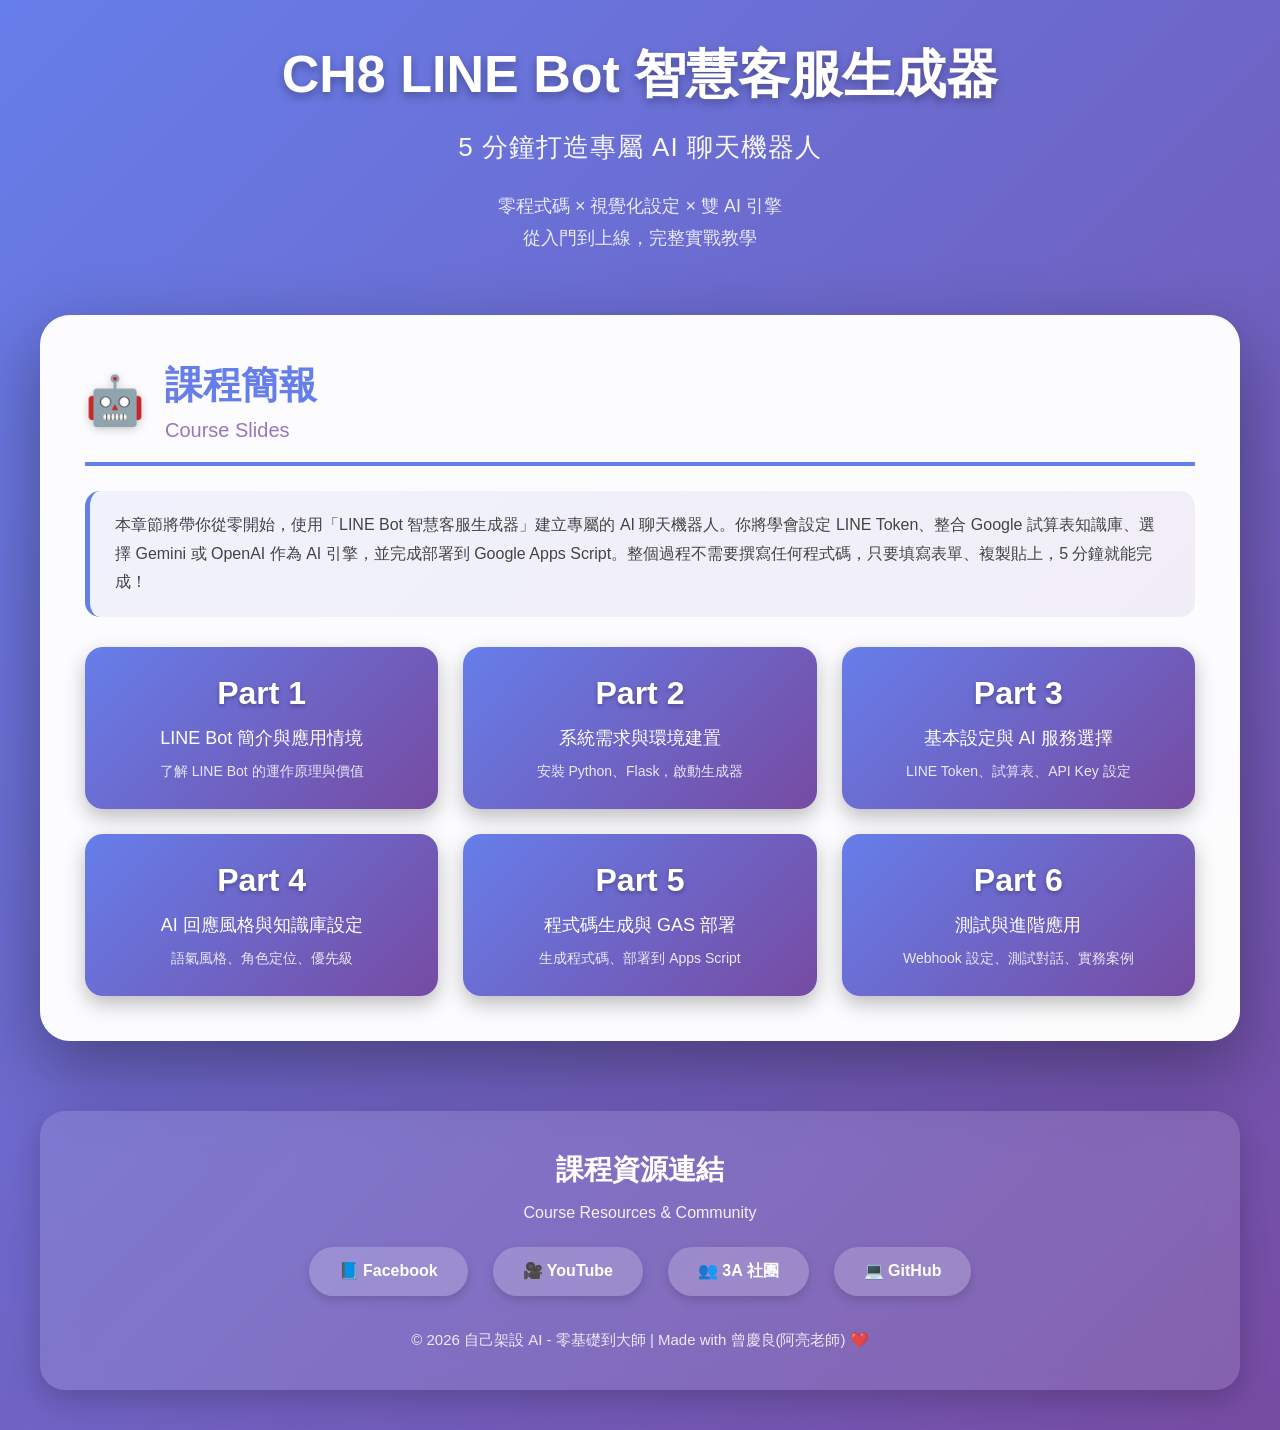
<file: slides/index.html>
<!DOCTYPE html>
<html lang="zh-TW">
<head>
    <meta charset="UTF-8">
    <meta name="viewport" content="width=device-width, initial-scale=1.0">
    <title>CH8 LINE Bot 智慧客服生成器 - 課程簡報</title>
    <style>
        * {
            margin: 0;
            padding: 0;
            box-sizing: border-box;
        }

        body {
            font-family: 'Microsoft JhengHei', 'Segoe UI', Arial, sans-serif;
            background: linear-gradient(135deg, #667eea 0%, #764ba2 100%);
            min-height: 100vh;
            padding: 40px 20px;
        }

        .container {
            max-width: 1200px;
            margin: 0 auto;
        }

        .header {
            text-align: center;
            color: white;
            margin-bottom: 60px;
            animation: fadeInDown 1s ease;
        }

        .header h1 {
            font-size: 52px;
            margin-bottom: 20px;
            text-shadow: 0 4px 8px rgba(0, 0, 0, 0.3);
            font-weight: 800;
        }

        .header p {
            font-size: 26px;
            opacity: 0.95;
            font-weight: 300;
            letter-spacing: 1px;
        }

        .header .course-info {
            margin-top: 25px;
            font-size: 18px;
            opacity: 0.85;
            line-height: 1.8;
        }

        .main-section {
            background: rgba(255, 255, 255, 0.98);
            border-radius: 30px;
            padding: 45px;
            margin-bottom: 50px;
            box-shadow: 0 25px 70px rgba(0, 0, 0, 0.35);
            animation: fadeInUp 1s ease;
            transition: transform 0.3s ease, box-shadow 0.3s ease;
        }

        .main-section:hover {
            transform: translateY(-5px);
            box-shadow: 0 30px 80px rgba(0, 0, 0, 0.45);
        }

        .section-header {
            display: flex;
            align-items: center;
            gap: 20px;
            margin-bottom: 25px;
            padding-bottom: 20px;
            border-bottom: 4px solid #667eea;
        }

        .section-icon {
            font-size: 48px;
            filter: drop-shadow(0 2px 4px rgba(0, 0, 0, 0.2));
        }

        .section-info {
            flex: 1;
        }

        .section-title {
            font-size: 38px;
            margin-bottom: 8px;
            font-weight: 700;
            color: #667eea;
        }

        .section-subtitle {
            font-size: 20px;
            opacity: 0.75;
            font-weight: 400;
            color: #764ba2;
        }

        .section-description {
            background: linear-gradient(135deg, rgba(102, 126, 234, 0.08), rgba(118, 75, 162, 0.08));
            padding: 20px 25px;
            border-radius: 15px;
            margin-bottom: 30px;
            border-left: 5px solid #667eea;
            font-size: 16px;
            line-height: 1.8;
            color: #444;
        }

        .parts-grid {
            display: grid;
            grid-template-columns: repeat(auto-fill, minmax(320px, 1fr));
            gap: 25px;
            margin-top: 30px;
        }

        .part-card {
            background: linear-gradient(135deg, #667eea 0%, #764ba2 100%);
            border-radius: 18px;
            padding: 28px;
            text-decoration: none;
            color: white;
            transition: all 0.4s cubic-bezier(0.175, 0.885, 0.32, 1.275);
            box-shadow: 0 8px 20px rgba(0, 0, 0, 0.25);
            text-align: center;
            position: relative;
            overflow: hidden;
        }

        .part-card::before {
            content: '';
            position: absolute;
            top: 0;
            left: 0;
            right: 0;
            bottom: 0;
            background: linear-gradient(135deg, rgba(255, 255, 255, 0.1) 0%, rgba(255, 255, 255, 0) 100%);
            opacity: 0;
            transition: opacity 0.3s ease;
        }

        .part-card:hover::before {
            opacity: 1;
        }

        .part-card:hover {
            transform: translateY(-8px) scale(1.03);
            box-shadow: 0 15px 40px rgba(0, 0, 0, 0.45);
        }

        .part-number {
            font-size: 32px;
            font-weight: 800;
            margin-bottom: 12px;
            text-shadow: 0 2px 4px rgba(0, 0, 0, 0.3);
            position: relative;
            z-index: 1;
        }

        .part-title {
            font-size: 18px;
            line-height: 1.6;
            font-weight: 500;
            position: relative;
            z-index: 1;
        }

        .part-desc {
            font-size: 14px;
            opacity: 0.85;
            margin-top: 10px;
            position: relative;
            z-index: 1;
        }

        .footer {
            text-align: center;
            color: white;
            margin-top: 70px;
            padding: 40px;
            background: rgba(255, 255, 255, 0.12);
            border-radius: 25px;
            backdrop-filter: blur(15px);
            box-shadow: 0 10px 30px rgba(0, 0, 0, 0.2);
        }

        .footer h3 {
            font-size: 28px;
            margin-bottom: 15px;
            font-weight: 700;
        }

        .footer p {
            font-size: 16px;
            opacity: 0.9;
        }

        .footer-links {
            display: flex;
            justify-content: center;
            gap: 25px;
            margin-top: 25px;
            flex-wrap: wrap;
        }

        .footer-link {
            background: rgba(255, 255, 255, 0.2);
            color: white;
            padding: 14px 30px;
            border-radius: 30px;
            text-decoration: none;
            transition: all 0.3s ease;
            font-weight: 600;
            font-size: 16px;
            box-shadow: 0 4px 10px rgba(0, 0, 0, 0.15);
        }

        .footer-link:hover {
            background: rgba(255, 255, 255, 0.35);
            transform: translateY(-3px);
            box-shadow: 0 6px 15px rgba(0, 0, 0, 0.25);
            text-decoration: none;
        }

        .progress-indicator {
            position: fixed;
            top: 0;
            left: 0;
            height: 4px;
            background: linear-gradient(90deg, #667eea 0%, #764ba2 100%);
            z-index: 10000;
            transition: width 0.3s ease;
        }

        @keyframes fadeInDown {
            from {
                opacity: 0;
                transform: translateY(-40px);
            }
            to {
                opacity: 1;
                transform: translateY(0);
            }
        }

        @keyframes fadeInUp {
            from {
                opacity: 0;
                transform: translateY(40px);
            }
            to {
                opacity: 1;
                transform: translateY(0);
            }
        }

        @media (max-width: 768px) {
            .header h1 {
                font-size: 32px;
            }

            .header p {
                font-size: 18px;
            }

            .main-section {
                padding: 30px 25px;
            }

            .section-header {
                flex-direction: column;
                text-align: center;
                gap: 10px;
            }

            .section-title {
                font-size: 26px;
            }

            .parts-grid {
                grid-template-columns: 1fr;
                gap: 18px;
            }

            .footer-links {
                flex-direction: column;
                gap: 15px;
            }
        }
    </style>
</head>
<body>
    <div class="progress-indicator" id="progressBar"></div>

    <div class="container">
        <div class="header">
            <h1>CH8 LINE Bot 智慧客服生成器</h1>
            <p>5 分鐘打造專屬 AI 聊天機器人</p>
            <div class="course-info">
                零程式碼 × 視覺化設定 × 雙 AI 引擎<br>
                從入門到上線，完整實戰教學
            </div>
        </div>

        <!-- Main Section -->
        <div class="main-section">
            <div class="section-header">
                <div class="section-icon">🤖</div>
                <div class="section-info">
                    <h2 class="section-title">課程簡報</h2>
                    <p class="section-subtitle">Course Slides</p>
                </div>
            </div>
            <div class="section-description">
                本章節將帶你從零開始，使用「LINE Bot 智慧客服生成器」建立專屬的 AI 聊天機器人。你將學會設定 LINE Token、整合 Google 試算表知識庫、選擇 Gemini 或 OpenAI 作為 AI 引擎，並完成部署到 Google Apps Script。整個過程不需要撰寫任何程式碼，只要填寫表單、複製貼上，5 分鐘就能完成！
            </div>
            <div class="parts-grid">
                <a href="part1.html" class="part-card">
                    <div class="part-number">Part 1</div>
                    <div class="part-title">LINE Bot 簡介與應用情境</div>
                    <div class="part-desc">了解 LINE Bot 的運作原理與價值</div>
                </a>
                <a href="part2.html" class="part-card">
                    <div class="part-number">Part 2</div>
                    <div class="part-title">系統需求與環境建置</div>
                    <div class="part-desc">安裝 Python、Flask，啟動生成器</div>
                </a>
                <a href="part3.html" class="part-card">
                    <div class="part-number">Part 3</div>
                    <div class="part-title">基本設定與 AI 服務選擇</div>
                    <div class="part-desc">LINE Token、試算表、API Key 設定</div>
                </a>
                <a href="part4.html" class="part-card">
                    <div class="part-number">Part 4</div>
                    <div class="part-title">AI 回應風格與知識庫設定</div>
                    <div class="part-desc">語氣風格、角色定位、優先級</div>
                </a>
                <a href="part5.html" class="part-card">
                    <div class="part-number">Part 5</div>
                    <div class="part-title">程式碼生成與 GAS 部署</div>
                    <div class="part-desc">生成程式碼、部署到 Apps Script</div>
                </a>
                <a href="part6.html" class="part-card">
                    <div class="part-number">Part 6</div>
                    <div class="part-title">測試與進階應用</div>
                    <div class="part-desc">Webhook 設定、測試對話、實務案例</div>
                </a>
            </div>
        </div>

        <!-- Footer -->
        <div class="footer">
            <h3>課程資源連結</h3>
            <p>Course Resources & Community</p>
            <div class="footer-links">
                <a href="https://www.facebook.com/iddmail" target="_blank" class="footer-link">📘 Facebook</a>
                <a href="https://www.youtube.com/@Liang-yt02" target="_blank" class="footer-link">🎥 YouTube</a>
                <a href="https://www.facebook.com/groups/2754139931432955" target="_blank" class="footer-link">👥 3A 社團</a>
                <a href="https://github.com/ChatGPT3a01/LINE-Bot-Generator" target="_blank" class="footer-link">💻 GitHub</a>
            </div>
            <p style="margin-top: 35px; opacity: 0.85; font-size: 15px;">© 2026 自己架設 AI - 零基礎到大師 | Made with 曾慶良(阿亮老師) ❤️</p>
        </div>
    </div>

    <script>
        // 滾動進度條
        window.addEventListener('scroll', () => {
            const winScroll = document.body.scrollTop || document.documentElement.scrollTop;
            const height = document.documentElement.scrollHeight - document.documentElement.clientHeight;
            const scrolled = (winScroll / height) * 100;
            document.getElementById('progressBar').style.width = scrolled + '%';
        });
    </script>
</body>
</html>
</file>
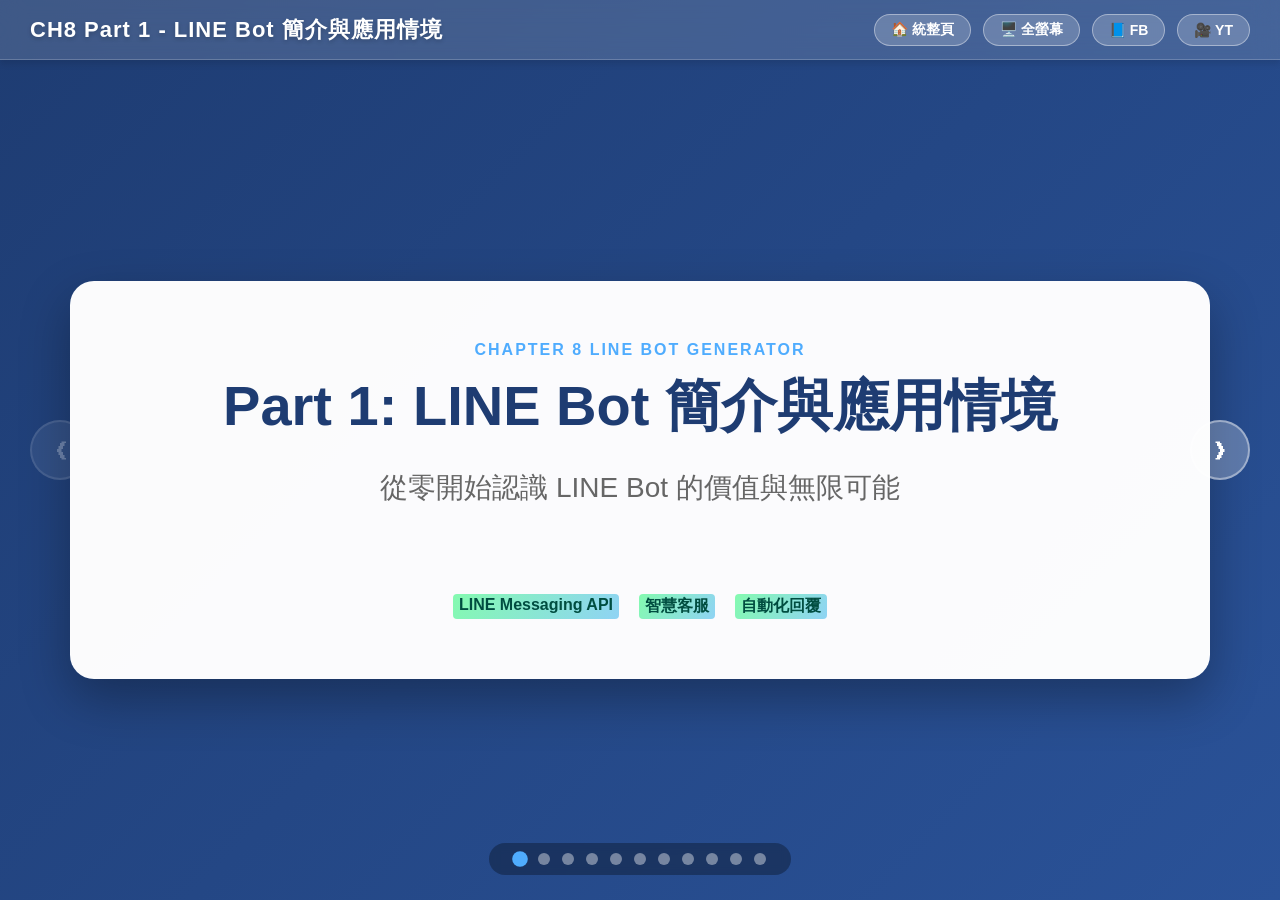
<file: slides/part1.html>
<!DOCTYPE html>
<html lang="zh-TW">
<head>
    <meta charset="UTF-8">
    <meta name="viewport" content="width=device-width, initial-scale=1.0">
    <title>CH8 Part 1 - LINE Bot 簡介與應用情境</title>
    <style>
        * {
            margin: 0;
            padding: 0;
            box-sizing: border-box;
        }

        body {
            font-family: 'Microsoft JhengHei', 'Segoe UI', Arial, sans-serif;
            background: linear-gradient(135deg, #1e3c72 0%, #2a5298 100%);
            min-height: 100vh;
            overflow: hidden;
            color: #333;
        }

        .nav-bar {
            position: fixed;
            top: 0; left: 0; right: 0;
            height: 60px;
            background: rgba(255, 255, 255, 0.15);
            backdrop-filter: blur(12px);
            border-bottom: 1px solid rgba(255, 255, 255, 0.2);
            display: flex;
            justify-content: space-between;
            align-items: center;
            padding: 0 30px;
            z-index: 10000;
            box-shadow: 0 4px 6px rgba(0,0,0,0.1);
        }

        .nav-title {
            font-size: 22px;
            font-weight: 700;
            color: #fff;
            letter-spacing: 1px;
            text-shadow: 0 2px 4px rgba(0,0,0,0.2);
        }

        .nav-buttons { display: flex; gap: 12px; }

        .nav-btn {
            background: rgba(255, 255, 255, 0.2);
            border: 1px solid rgba(255, 255, 255, 0.4);
            color: white;
            padding: 6px 16px;
            border-radius: 20px;
            cursor: pointer;
            font-size: 14px;
            font-weight: 600;
            text-decoration: none;
            transition: all 0.3s ease;
            display: flex;
            align-items: center;
            gap: 6px;
        }

        .nav-btn:hover {
            background: rgba(255, 255, 255, 0.4);
            transform: translateY(-2px);
        }

        .nav-arrow {
            position: fixed;
            top: 50%;
            transform: translateY(-50%);
            background: rgba(255,255,255,0.25);
            color: white;
            width: 60px; height: 60px;
            border-radius: 50%;
            border: 2px solid rgba(255,255,255,0.4);
            font-size: 24px;
            cursor: pointer;
            z-index: 9000;
            transition: all 0.3s;
            display: flex;
            align-items: center;
            justify-content: center;
        }
        .nav-arrow:hover {
            background: rgba(255,255,255,0.5);
            transform: translateY(-50%) scale(1.1);
        }
        .prev-arrow { left: 30px; }
        .next-arrow { right: 30px; }
        .nav-arrow:disabled { opacity: 0.3; cursor: not-allowed; }

        .slide-container {
            width: 100%;
            height: 100vh;
            padding-top: 60px;
            position: relative;
            z-index: 1;
        }

        .slide {
            position: absolute;
            top: 60px; left: 0;
            width: 100%;
            height: calc(100vh - 60px);
            display: none;
            align-items: center;
            justify-content: center;
            padding: 40px;
            opacity: 0;
            transition: opacity 0.4s ease;
            z-index: 10;
        }

        .slide.active {
            display: flex;
            opacity: 1;
            z-index: 20;
        }

        .content-card {
            background: rgba(255, 255, 255, 0.98);
            border-radius: 24px;
            box-shadow: 0 20px 50px rgba(0, 0, 0, 0.3);
            padding: 60px;
            max-width: 1400px;
            width: 95%;
            max-height: 88vh;
            overflow-y: auto;
            position: relative;
        }

        h1 { color: #1e3c72; font-size: 56px; margin-bottom: 24px; text-align: center; }
        h2 { color: #2a5298; font-size: 38px; margin-bottom: 35px; border-bottom: 3px solid #1e3c72; padding-bottom: 12px; }
        h3 { color: #1e3c72; font-size: 26px; margin: 30px 0 15px 0; }
        p, li { font-size: 20px; line-height: 1.8; color: #444; margin-bottom: 15px; }
        code { background: #f0f2f5; padding: 3px 8px; border-radius: 6px; font-family: monospace; color: #d63384; font-weight: 600; font-size: 0.95em; }
        pre { background: #282c34; color: #abb2bf; padding: 25px; border-radius: 12px; overflow-x: auto; margin: 25px 0; font-size: 18px; line-height: 1.6; font-family: monospace; }
        .box { padding: 25px; border-radius: 12px; margin: 25px 0; border-left: 6px solid; font-size: 20px; }
        .info { background: #e3f2fd; border-color: #2196f3; color: #0d47a1; }
        .warning { background: #fff3cd; border-color: #ffc107; color: #856404; }
        .success { background: #d4edda; border-color: #28a745; color: #155724; }
        .highlight { background: linear-gradient(120deg, #84fab0 0%, #8fd3f4 100%); padding: 2px 6px; border-radius: 4px; font-weight: bold; color: #004d40; }

        .concept-grid { display: grid; grid-template-columns: repeat(auto-fit, minmax(300px, 1fr)); gap: 25px; margin-top: 30px; }
        .concept-card { background: #f8f9fa; padding: 25px; border-radius: 15px; border: 1px solid #e9ecef; transition: transform 0.3s; }
        .concept-card:hover { transform: translateY(-8px); border-color: #4facfe; }

        .indicators { position: fixed; bottom: 25px; left: 50%; transform: translateX(-50%); display: flex; gap: 12px; z-index: 4000; padding: 10px 25px; background: rgba(0,0,0,0.3); border-radius: 30px; backdrop-filter: blur(5px); }
        .dot { width: 12px; height: 12px; background: rgba(255,255,255,0.4); border-radius: 50%; cursor: pointer; }
        .dot.active { background: #4facfe; transform: scale(1.3); }

        .footer-text {
            text-align: center;
            margin-top: 40px;
            padding-top: 20px;
            border-top: 1px solid #e9ecef;
            color: #666;
            font-size: 14px;
        }

        img.slide-img {
            max-width: 100%;
            max-height: 400px;
            border-radius: 12px;
            box-shadow: 0 8px 20px rgba(0,0,0,0.15);
            margin: 20px auto;
            display: block;
        }
    </style>
</head>
<body>

    <div class="nav-bar">
        <div class="nav-title">CH8 Part 1 - LINE Bot 簡介與應用情境</div>
        <div class="nav-buttons">
            <a href="index.html" class="nav-btn">🏠 統整頁</a>
            <button class="nav-btn" onclick="toggleFullscreen()">🖥️ 全螢幕</button>
            <a href="https://www.facebook.com/iddmail" target="_blank" class="nav-btn">📘 FB</a>
            <a href="https://www.youtube.com/@Liang-yt02" target="_blank" class="nav-btn">🎥 YT</a>
        </div>
    </div>

    <div class="slide-container">

        <!-- Slide 1: 封面 -->
        <div class="slide active">
            <div class="content-card" style="text-align: center; display: flex; flex-direction: column; justify-content: center; align-items: center;">
                <h4 style="color: #4facfe; letter-spacing: 2px; text-transform: uppercase; margin-bottom: 10px;">Chapter 8 LINE Bot Generator</h4>
                <h1>Part 1: LINE Bot 簡介與應用情境</h1>
                <h2 style="border: none; font-weight: normal; font-size: 28px; color: #666; max-width: 800px;">
                    從零開始認識 LINE Bot 的價值與無限可能
                </h2>
                <div style="margin-top: 40px; display: flex; gap: 20px;">
                    <span class="highlight">LINE Messaging API</span>
                    <span class="highlight">智慧客服</span>
                    <span class="highlight">自動化回覆</span>
                </div>
            </div>
        </div>

        <!-- Slide 2: 學習目標 -->
        <div class="slide">
            <div class="content-card">
                <h2>🎯 本單元學習目標</h2>
                <p>完成本單元後，你將能夠：</p>
                <div class="concept-grid">
                    <div class="concept-card">
                        <h3>1. 理解 LINE Bot</h3>
                        <p>認識 LINE Bot 的運作原理與應用價值</p>
                    </div>
                    <div class="concept-card">
                        <h3>2. 了解本工具</h3>
                        <p>掌握「LINE Bot 智慧客服生成器」的設計理念與優勢</p>
                    </div>
                    <div class="concept-card">
                        <h3>3. 探索應用場景</h3>
                        <p>認識 LINE Bot 在教育、商業、社群的多元應用</p>
                    </div>
                    <div class="concept-card">
                        <h3>4. 建立信心</h3>
                        <p>了解「無需程式背景」也能打造專屬 Bot</p>
                    </div>
                </div>
            </div>
        </div>

        <!-- Slide 3: 什麼是 LINE Bot -->
        <div class="slide">
            <div class="content-card">
                <h2>🤖 什麼是 LINE Bot？</h2>
                <p>LINE Bot 是在 LINE 平台上自動運作的聊天機器人程式，可以：</p>
                <ul style="margin-left: 40px;">
                    <li><strong>自動回覆訊息</strong>：24 小時不間斷服務</li>
                    <li><strong>處理固定流程</strong>：如預約、報名、查詢</li>
                    <li><strong>整合 AI 能力</strong>：提供智慧對話體驗</li>
                    <li><strong>連接外部服務</strong>：串接資料庫、試算表、API</li>
                </ul>
                <div class="box info">
                    <strong>LINE Bot vs 真人客服：</strong><br>
                    LINE Bot 能處理 80% 的重複性問題，讓真人客服專注於複雜案例，大幅提升效率！
                </div>
            </div>
        </div>

        <!-- Slide 4: 傳統開發的困境 -->
        <div class="slide">
            <div class="content-card">
                <h2>😰 傳統 LINE Bot 開發的困境</h2>
                <p>想自己開發 LINE Bot？你需要：</p>
                <div class="concept-grid">
                    <div class="concept-card" style="border-left: 4px solid #dc3545;">
                        <h3>後端程式設計</h3>
                        <p>學習 Python、Node.js 或其他程式語言</p>
                    </div>
                    <div class="concept-card" style="border-left: 4px solid #dc3545;">
                        <h3>API 串接知識</h3>
                        <p>理解 Webhook、JSON、HTTP 請求</p>
                    </div>
                    <div class="concept-card" style="border-left: 4px solid #dc3545;">
                        <h3>雲端部署經驗</h3>
                        <p>租用主機、設定 SSL、管理伺服器</p>
                    </div>
                    <div class="concept-card" style="border-left: 4px solid #dc3545;">
                        <h3>AI Prompt 撰寫</h3>
                        <p>設計有效的提示詞讓 AI 正確回應</p>
                    </div>
                </div>
                <div class="box warning">
                    對於非技術背景的使用者來說，這些門檻往往讓人望而卻步...
                </div>
            </div>
        </div>

        <!-- Slide 5: 我們的解決方案 -->
        <div class="slide">
            <div class="content-card">
                <h2>✨ 我們的解決方案</h2>
                <h3 style="text-align: center; font-size: 32px; color: #28a745;">LINE Bot 智慧客服生成器</h3>
                <p style="text-align: center; font-size: 22px; margin: 20px 0;">一個運行在本地端的視覺化工具，讓你：</p>
                <div class="concept-grid">
                    <div class="concept-card" style="border-left: 4px solid #28a745;">
                        <h3>🖱️ 填寫表單即可</h3>
                        <p>不需要寫任何程式碼，只要填表單選選項</p>
                    </div>
                    <div class="concept-card" style="border-left: 4px solid #28a745;">
                        <h3>⚡ 5 分鐘完成</h3>
                        <p>從設定到部署，前後只需 5 分鐘</p>
                    </div>
                    <div class="concept-card" style="border-left: 4px solid #28a745;">
                        <h3>🔒 本地端執行</h3>
                        <p>所有資料在你電腦上處理，安全有保障</p>
                    </div>
                    <div class="concept-card" style="border-left: 4px solid #28a745;">
                        <h3>🎨 高度客製化</h3>
                        <p>語氣風格、角色定位、知識庫優先級全都可調</p>
                    </div>
                </div>
            </div>
        </div>

        <!-- Slide 6: 雙 AI 引擎支援 -->
        <div class="slide">
            <div class="content-card">
                <h2>🧠 雙 AI 引擎支援</h2>
                <p>本工具支援兩大 AI 服務，讓你自由選擇：</p>
                <div class="concept-grid">
                    <div class="concept-card">
                        <h3 style="color: #4285f4;">Google Gemini</h3>
                        <ul>
                            <li>繁體中文理解能力出色</li>
                            <li>API 費用經濟實惠</li>
                            <li>提供免費使用額度</li>
                            <li>申請流程簡單</li>
                        </ul>
                        <p style="margin-top: 15px;"><strong>推薦模型：</strong>Gemini 3.5 Flash / Pro</p>
                    </div>
                    <div class="concept-card">
                        <h3 style="color: #10a37f;">OpenAI GPT</h3>
                        <ul>
                            <li>邏輯推理能力強</li>
                            <li>創意生成出色</li>
                            <li>英文對話表現佳</li>
                            <li>技術文件生成優秀</li>
                        </ul>
                        <p style="margin-top: 15px;"><strong>推薦模型：</strong>GPT-5.6 Terra / GPT-5.6 Terra</p>
                    </div>
                </div>
            </div>
        </div>

        <!-- Slide 7: 應用情境 - 教育 -->
        <div class="slide">
            <div class="content-card">
                <h2>🎓 應用情境：教育領域</h2>
                <div class="concept-grid">
                    <div class="concept-card">
                        <h3>校園智慧答疑助手</h3>
                        <p>「選課系統怎麼登入？」「註冊組在哪裡？」這些重複問題佔據大量行政人力。</p>
                        <p style="color: #28a745; font-weight: bold;">→ 建立 24 小時校園助手</p>
                    </div>
                    <div class="concept-card">
                        <h3>課後輔導機器人</h3>
                        <p>將數學公式、文法規則、歷史事件整理成知識庫，學生寫作業時可隨時查詢。</p>
                        <p style="color: #28a745; font-weight: bold;">→ 培養獨立思考能力</p>
                    </div>
                </div>
                <div class="box success">
                    <strong>效益：</strong>減輕老師負擔、提升學習效率、24 小時服務不間斷
                </div>
            </div>
        </div>

        <!-- Slide 8: 應用情境 - 商業 -->
        <div class="slide">
            <div class="content-card">
                <h2>💼 應用情境：商業領域</h2>
                <div class="concept-grid">
                    <div class="concept-card">
                        <h3>企業客服自動化</h3>
                        <p>產品規格、退換貨政策、運送方式等資訊建檔，AI 自動回答 80% 常見問題。</p>
                        <p style="color: #28a745; font-weight: bold;">→ 節省人力成本、提升客戶滿意度</p>
                    </div>
                    <div class="concept-card">
                        <h3>內部知識管理系統</h3>
                        <p>報帳表格、請假簽核、會議室預約...這些內部流程資訊整合到 Bot 中。</p>
                        <p style="color: #28a745; font-weight: bold;">→ 新進員工快速上手</p>
                    </div>
                </div>
                <div class="box info">
                    <strong>關鍵優勢：</strong>中小企業也能擁有專業客服系統！
                </div>
            </div>
        </div>

        <!-- Slide 9: 應用情境 - 社群 -->
        <div class="slide">
            <div class="content-card">
                <h2>👥 應用情境：社群與公益</h2>
                <div class="concept-grid">
                    <div class="concept-card">
                        <h3>社團活動諮詢機器人</h3>
                        <p>「報名費多少？」「活動地點在哪？」「需要帶什麼東西？」</p>
                        <p style="color: #28a745; font-weight: bold;">→ 減少訊息轟炸、提升活動體驗</p>
                    </div>
                    <div class="concept-card">
                        <h3>志工服務媒合平台</h3>
                        <p>說明各項服務專案的需求、時間、地點，有興趣的民眾可先透過 Bot 了解詳情。</p>
                        <p style="color: #28a745; font-weight: bold;">→ 提升媒合效率</p>
                    </div>
                </div>
            </div>
        </div>

        <!-- Slide 10: 本工具的設計哲學 -->
        <div class="slide">
            <div class="content-card">
                <h2>💡 設計哲學</h2>
                <p>這個生成器的設計理念可以用三個關鍵字概括：</p>
                <div class="concept-grid">
                    <div class="concept-card" style="text-align: center;">
                        <h3 style="font-size: 36px; color: #1e3c72;">簡單</h3>
                        <p>隱藏技術複雜度，只需填寫表單</p>
                        <p style="color: #666;">不需要理解 Webhook、JSON、API 認證</p>
                    </div>
                    <div class="concept-card" style="text-align: center;">
                        <h3 style="font-size: 36px; color: #2a5298;">靈活</h3>
                        <p>提供足夠的客製化選項</p>
                        <p style="color: #666;">AI 服務、語氣風格、知識庫優先級都可調整</p>
                    </div>
                    <div class="concept-card" style="text-align: center;">
                        <h3 style="font-size: 36px; color: #4facfe;">透明</h3>
                        <p>生成的程式碼完全開放</p>
                        <p style="color: #666;">你可以看到每一行程式在做什麼</p>
                    </div>
                </div>
            </div>
        </div>

        <!-- Slide 11: 總結 -->
        <div class="slide">
            <div class="content-card">
                <h2>📋 Part 1 總結</h2>
                <div class="box success">
                    <h3>本單元重點回顧：</h3>
                    <ul style="margin-left: 20px; margin-top: 15px;">
                        <li>LINE Bot 是 24 小時自動回覆的聊天機器人</li>
                        <li>傳統開發門檻高：程式設計、API 串接、雲端部署</li>
                        <li>「LINE Bot 智慧客服生成器」讓你免寫程式也能建立 Bot</li>
                        <li>支援 Gemini 和 OpenAI 雙 AI 引擎</li>
                        <li>應用範圍廣泛：教育、商業、社群、公益</li>
                    </ul>
                </div>
                <div style="text-align: center; margin-top: 40px;">
                    <a href="part2.html" class="nav-btn" style="background: #28a745; padding: 15px 40px; font-size: 18px;">
                        前往 Part 2：系統需求與環境建置 →
                    </a>
                </div>
                <p class="footer-text">© 2026 自己架設 AI - 零基礎到大師 | Made with 曾慶良(阿亮老師) ❤️</p>
            </div>
        </div>

    </div>

    <button class="nav-arrow prev-arrow" id="prevBtn" onclick="changeSlide(-1)">❮</button>
    <button class="nav-arrow next-arrow" id="nextBtn" onclick="changeSlide(1)">❯</button>

    <div class="indicators" id="indicatorContainer"></div>

    <script>
        let currentSlide = 0;
        const slides = document.querySelectorAll('.slide');
        const totalSlides = slides.length;

        function init() {
            createIndicators();
            showSlide(0);
            updateButtons();
            document.addEventListener('keydown', handleKeydown);
        }

        function handleKeydown(e) {
            if (e.key === 'ArrowLeft') changeSlide(-1);
            if (e.key === 'ArrowRight') changeSlide(1);
        }

        function createIndicators() {
            const container = document.getElementById('indicatorContainer');
            container.innerHTML = '';
            slides.forEach((_, index) => {
                const dot = document.createElement('div');
                dot.className = 'dot';
                dot.onclick = () => goToSlide(index);
                container.appendChild(dot);
            });
        }

        function showSlide(index) {
            if (index < 0) index = 0;
            if (index >= totalSlides) index = totalSlides - 1;

            slides.forEach(slide => slide.classList.remove('active'));
            slides[index].classList.add('active');
            currentSlide = index;

            const dots = document.querySelectorAll('.dot');
            dots.forEach((dot, idx) => {
                dot.classList.toggle('active', idx === index);
            });

            updateButtons();
        }

        function changeSlide(direction) {
            showSlide(currentSlide + direction);
        }

        function goToSlide(index) {
            showSlide(index);
        }

        function updateButtons() {
            document.getElementById('prevBtn').disabled = currentSlide === 0;
            document.getElementById('nextBtn').disabled = currentSlide === totalSlides - 1;
        }

        function toggleFullscreen() {
            if (!document.fullscreenElement) {
                document.documentElement.requestFullscreen();
            } else {
                if (document.exitFullscreen) {
                    document.exitFullscreen();
                }
            }
        }

        init();
    </script>
</body>
</html>
</file>
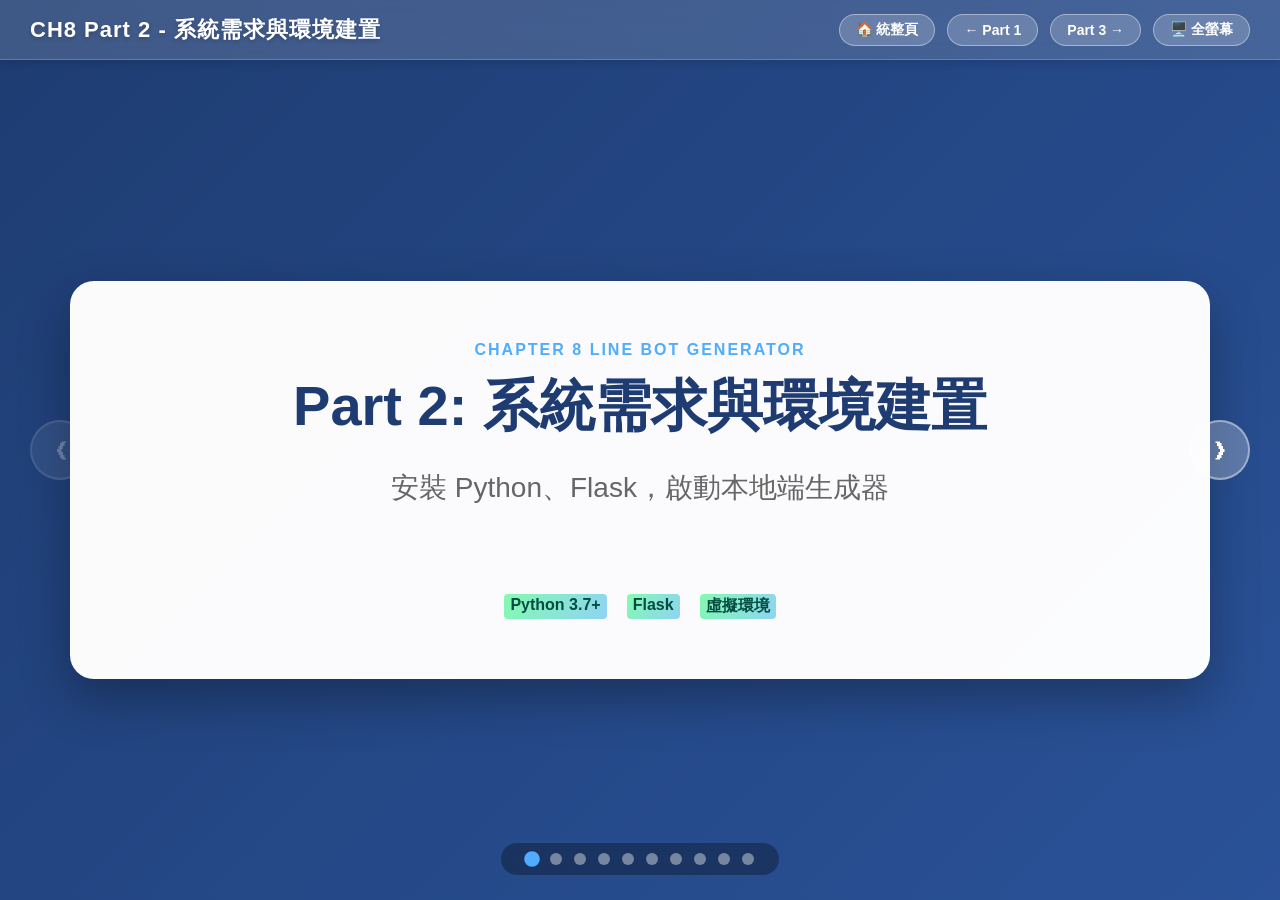
<file: slides/part2.html>
<!DOCTYPE html>
<html lang="zh-TW">
<head>
    <meta charset="UTF-8">
    <meta name="viewport" content="width=device-width, initial-scale=1.0">
    <title>CH8 Part 2 - 系統需求與環境建置</title>
    <style>
        * { margin: 0; padding: 0; box-sizing: border-box; }
        body { font-family: 'Microsoft JhengHei', 'Segoe UI', Arial, sans-serif; background: linear-gradient(135deg, #1e3c72 0%, #2a5298 100%); min-height: 100vh; overflow: hidden; color: #333; }
        .nav-bar { position: fixed; top: 0; left: 0; right: 0; height: 60px; background: rgba(255, 255, 255, 0.15); backdrop-filter: blur(12px); border-bottom: 1px solid rgba(255, 255, 255, 0.2); display: flex; justify-content: space-between; align-items: center; padding: 0 30px; z-index: 10000; box-shadow: 0 4px 6px rgba(0,0,0,0.1); }
        .nav-title { font-size: 22px; font-weight: 700; color: #fff; letter-spacing: 1px; text-shadow: 0 2px 4px rgba(0,0,0,0.2); }
        .nav-buttons { display: flex; gap: 12px; }
        .nav-btn { background: rgba(255, 255, 255, 0.2); border: 1px solid rgba(255, 255, 255, 0.4); color: white; padding: 6px 16px; border-radius: 20px; cursor: pointer; font-size: 14px; font-weight: 600; text-decoration: none; transition: all 0.3s ease; display: flex; align-items: center; gap: 6px; }
        .nav-btn:hover { background: rgba(255, 255, 255, 0.4); transform: translateY(-2px); }
        .nav-arrow { position: fixed; top: 50%; transform: translateY(-50%); background: rgba(255,255,255,0.25); color: white; width: 60px; height: 60px; border-radius: 50%; border: 2px solid rgba(255,255,255,0.4); font-size: 24px; cursor: pointer; z-index: 9000; transition: all 0.3s; display: flex; align-items: center; justify-content: center; }
        .nav-arrow:hover { background: rgba(255,255,255,0.5); transform: translateY(-50%) scale(1.1); }
        .prev-arrow { left: 30px; }
        .next-arrow { right: 30px; }
        .nav-arrow:disabled { opacity: 0.3; cursor: not-allowed; }
        .slide-container { width: 100%; height: 100vh; padding-top: 60px; position: relative; z-index: 1; }
        .slide { position: absolute; top: 60px; left: 0; width: 100%; height: calc(100vh - 60px); display: none; align-items: center; justify-content: center; padding: 40px; opacity: 0; transition: opacity 0.4s ease; z-index: 10; }
        .slide.active { display: flex; opacity: 1; z-index: 20; }
        .content-card { background: rgba(255, 255, 255, 0.98); border-radius: 24px; box-shadow: 0 20px 50px rgba(0, 0, 0, 0.3); padding: 60px; max-width: 1400px; width: 95%; max-height: 88vh; overflow-y: auto; position: relative; }
        h1 { color: #1e3c72; font-size: 56px; margin-bottom: 24px; text-align: center; }
        h2 { color: #2a5298; font-size: 38px; margin-bottom: 35px; border-bottom: 3px solid #1e3c72; padding-bottom: 12px; }
        h3 { color: #1e3c72; font-size: 26px; margin: 30px 0 15px 0; }
        p, li { font-size: 20px; line-height: 1.8; color: #444; margin-bottom: 15px; }
        code { background: #f0f2f5; padding: 3px 8px; border-radius: 6px; font-family: monospace; color: #d63384; font-weight: 600; font-size: 0.95em; }
        pre { background: #282c34; color: #abb2bf; padding: 25px; border-radius: 12px; overflow-x: auto; margin: 25px 0; font-size: 18px; line-height: 1.6; font-family: monospace; }
        .box { padding: 25px; border-radius: 12px; margin: 25px 0; border-left: 6px solid; font-size: 20px; }
        .info { background: #e3f2fd; border-color: #2196f3; color: #0d47a1; }
        .warning { background: #fff3cd; border-color: #ffc107; color: #856404; }
        .success { background: #d4edda; border-color: #28a745; color: #155724; }
        .highlight { background: linear-gradient(120deg, #84fab0 0%, #8fd3f4 100%); padding: 2px 6px; border-radius: 4px; font-weight: bold; color: #004d40; }
        .concept-grid { display: grid; grid-template-columns: repeat(auto-fit, minmax(300px, 1fr)); gap: 25px; margin-top: 30px; }
        .concept-card { background: #f8f9fa; padding: 25px; border-radius: 15px; border: 1px solid #e9ecef; transition: transform 0.3s; }
        .concept-card:hover { transform: translateY(-8px); border-color: #4facfe; }
        .indicators { position: fixed; bottom: 25px; left: 50%; transform: translateX(-50%); display: flex; gap: 12px; z-index: 4000; padding: 10px 25px; background: rgba(0,0,0,0.3); border-radius: 30px; backdrop-filter: blur(5px); }
        .dot { width: 12px; height: 12px; background: rgba(255,255,255,0.4); border-radius: 50%; cursor: pointer; }
        .dot.active { background: #4facfe; transform: scale(1.3); }
        .footer-text { text-align: center; margin-top: 40px; padding-top: 20px; border-top: 1px solid #e9ecef; color: #666; font-size: 14px; }
        img.slide-img { max-width: 100%; max-height: 350px; border-radius: 12px; box-shadow: 0 8px 20px rgba(0,0,0,0.15); margin: 20px auto; display: block; }
        .step-number { display: inline-block; width: 40px; height: 40px; background: #1e3c72; color: white; border-radius: 50%; text-align: center; line-height: 40px; font-weight: bold; margin-right: 15px; }
    </style>
</head>
<body>

    <div class="nav-bar">
        <div class="nav-title">CH8 Part 2 - 系統需求與環境建置</div>
        <div class="nav-buttons">
            <a href="index.html" class="nav-btn">🏠 統整頁</a>
            <a href="part1.html" class="nav-btn">← Part 1</a>
            <a href="part3.html" class="nav-btn">Part 3 →</a>
            <button class="nav-btn" onclick="toggleFullscreen()">🖥️ 全螢幕</button>
        </div>
    </div>

    <div class="slide-container">

        <!-- Slide 1: 封面 -->
        <div class="slide active">
            <div class="content-card" style="text-align: center; display: flex; flex-direction: column; justify-content: center; align-items: center;">
                <h4 style="color: #4facfe; letter-spacing: 2px; text-transform: uppercase; margin-bottom: 10px;">Chapter 8 LINE Bot Generator</h4>
                <h1>Part 2: 系統需求與環境建置</h1>
                <h2 style="border: none; font-weight: normal; font-size: 28px; color: #666; max-width: 800px;">
                    安裝 Python、Flask，啟動本地端生成器
                </h2>
                <div style="margin-top: 40px; display: flex; gap: 20px;">
                    <span class="highlight">Python 3.7+</span>
                    <span class="highlight">Flask</span>
                    <span class="highlight">虛擬環境</span>
                </div>
            </div>
        </div>

        <!-- Slide 2: 系統需求 -->
        <div class="slide">
            <div class="content-card">
                <h2>📋 系統需求</h2>
                <p>在開始之前，請確保你的電腦已具備：</p>
                <div class="concept-grid">
                    <div class="concept-card">
                        <h3>🐍 Python 3.7+</h3>
                        <p>本專案使用 Python 撰寫，需要 3.7 或更高版本。</p>
                        <p><a href="https://www.python.org/downloads/" target="_blank">下載 Python</a></p>
                    </div>
                    <div class="concept-card">
                        <h3>📦 pip</h3>
                        <p>Python 套件管理工具，通常隨 Python 一起安裝。</p>
                    </div>
                    <div class="concept-card">
                        <h3>🌐 瀏覽器</h3>
                        <p>Chrome、Edge、Firefox 等現代瀏覽器皆可。</p>
                    </div>
                    <div class="concept-card">
                        <h3>📁 專案檔案</h3>
                        <p>從 GitHub 下載本專案的完整檔案。</p>
                    </div>
                </div>
                <div class="box info">
                    <strong>提示：</strong>不確定是否已安裝 Python？在命令列輸入 <code>python --version</code> 檢查！
                </div>
            </div>
        </div>

        <!-- Slide 3: 下載專案 -->
        <div class="slide">
            <div class="content-card">
                <h2>📥 步驟一：下載專案</h2>
                <h3>方法 A：使用 Git Clone（推薦）</h3>
                <pre>git clone https://github.com/ChatGPT3a01/LINE-Bot-Generator.git
cd LINE-Bot-Generator</pre>

                <h3>方法 B：下載 ZIP 檔案</h3>
                <ol style="margin-left: 40px;">
                    <li>前往 GitHub 專案頁面</li>
                    <li>點擊右上方的 <code>Code</code> 按鈕</li>
                    <li>選擇 <code>Download ZIP</code></li>
                    <li>解壓縮到你想要的資料夾</li>
                </ol>
                <div class="box success">
                    <strong>完成後，</strong>你會看到 <code>app.py</code>、<code>requirements.txt</code>、<code>templates/</code> 等檔案和資料夾。
                </div>
            </div>
        </div>

        <!-- Slide 4: 建立虛擬環境 -->
        <div class="slide">
            <div class="content-card">
                <h2>🔧 步驟二：建立虛擬環境</h2>
                <p>虛擬環境讓專案的套件獨立管理，不影響系統其他 Python 專案。</p>

                <h3>Windows 使用者</h3>
                <pre># 方法一：雙擊執行 setup_venv.bat

# 方法二：手動執行
python -m venv venv
venv\Scripts\activate
pip install -r requirements.txt</pre>

                <h3>macOS / Linux 使用者</h3>
                <pre># 方法一：執行 setup_venv.sh

# 方法二：手動執行
python3 -m venv venv
source venv/bin/activate
pip install -r requirements.txt</pre>
            </div>
        </div>

        <!-- Slide 5: 啟動應用程式 -->
        <div class="slide">
            <div class="content-card">
                <h2>🚀 步驟三：啟動應用程式</h2>

                <h3>Windows 使用者</h3>
                <pre># 雙擊執行 start.bat
# 或手動執行：
venv\Scripts\activate
python app.py</pre>

                <h3>macOS / Linux 使用者</h3>
                <pre># 執行 start.sh
# 或手動執行：
source venv/bin/activate
python app.py</pre>

                <div class="box info">
                    <strong>啟動成功後，</strong>終端機會顯示：<br>
                    <code>Running on http://0.0.0.0:8806</code>
                </div>
            </div>
        </div>

        <!-- Slide 6: 啟動成功畫面 -->
        <div class="slide">
            <div class="content-card">
                <h2>✅ 啟動成功！</h2>
                <p>當你看到以下畫面，表示 Flask 伺服器已經準備就緒：</p>
                <img src="images/ch8_01_flask_startup.png" alt="Flask 啟動成功畫面" class="slide-img">
                <div class="box success">
                    <strong>下一步：</strong>打開瀏覽器，輸入 <code>http://localhost:8806</code>
                </div>
            </div>
        </div>

        <!-- Slide 7: 主介面預覽 -->
        <div class="slide">
            <div class="content-card">
                <h2>🖥️ 生成器主介面</h2>
                <p>成功開啟後，你會看到這個設計簡潔的設定表單：</p>
                <img src="images/ch8_02_generator_homepage.png" alt="生成器主頁面" class="slide-img">
                <p style="text-align: center; color: #666;">這就是 LINE Bot 智慧客服生成器的主介面！</p>
            </div>
        </div>

        <!-- Slide 8: 專案結構說明 -->
        <div class="slide">
            <div class="content-card">
                <h2>📁 專案結構說明</h2>
                <pre style="font-size: 16px;">LINE-Bot-Generator/
├── app.py                    # Flask 主程式
├── requirements.txt          # Python 套件需求
├── setup_venv.bat / .sh      # 環境建置腳本
├── start.bat / .sh           # 啟動腳本
│
├── templates/
│   └── index.html            # 主頁面 HTML
│
├── static/
│   ├── css/style.css         # 樣式檔案
│   ├── js/script.js          # JavaScript 邏輯
│   └── sample.gs             # GAS 範例檔案
│
└── slides/                   # 簡報檔案
    └── ...</pre>
            </div>
        </div>

        <!-- Slide 9: 常見問題 -->
        <div class="slide">
            <div class="content-card">
                <h2>❓ 常見問題排解</h2>
                <div class="concept-grid">
                    <div class="concept-card">
                        <h3>找不到 python 命令？</h3>
                        <p>確認 Python 已加入系統 PATH。重新安裝時勾選「Add Python to PATH」。</p>
                    </div>
                    <div class="concept-card">
                        <h3>pip install 失敗？</h3>
                        <p>試著升級 pip：<br><code>python -m pip install --upgrade pip</code></p>
                    </div>
                    <div class="concept-card">
                        <h3>Port 8806 被佔用？</h3>
                        <p>關閉其他使用此 port 的程式，或修改 app.py 中的 port 設定。</p>
                    </div>
                    <div class="concept-card">
                        <h3>瀏覽器打不開？</h3>
                        <p>試試 <code>http://127.0.0.1:8806</code>，或檢查防火牆設定。</p>
                    </div>
                </div>
            </div>
        </div>

        <!-- Slide 10: 總結 -->
        <div class="slide">
            <div class="content-card">
                <h2>📋 Part 2 總結</h2>
                <div class="box success">
                    <h3>本單元完成的步驟：</h3>
                    <ol style="margin-left: 20px; margin-top: 15px;">
                        <li><span class="step-number">1</span>下載專案檔案（Git Clone 或 ZIP）</li>
                        <li><span class="step-number">2</span>建立 Python 虛擬環境</li>
                        <li><span class="step-number">3</span>安裝必要套件（Flask）</li>
                        <li><span class="step-number">4</span>啟動 Flask 應用程式</li>
                        <li><span class="step-number">5</span>在瀏覽器開啟生成器介面</li>
                    </ol>
                </div>
                <div style="text-align: center; margin-top: 40px; display: flex; justify-content: center; gap: 20px;">
                    <a href="part1.html" class="nav-btn" style="background: #6c757d; padding: 15px 40px; font-size: 18px;">
                        ← Part 1
                    </a>
                    <a href="part3.html" class="nav-btn" style="background: #28a745; padding: 15px 40px; font-size: 18px;">
                        前往 Part 3：基本設定與 AI 服務 →
                    </a>
                </div>
                <p class="footer-text">© 2026 自己架設 AI - 零基礎到大師 | Made with 曾慶良(阿亮老師) ❤️</p>
            </div>
        </div>

    </div>

    <button class="nav-arrow prev-arrow" id="prevBtn" onclick="changeSlide(-1)">❮</button>
    <button class="nav-arrow next-arrow" id="nextBtn" onclick="changeSlide(1)">❯</button>
    <div class="indicators" id="indicatorContainer"></div>

    <script>
        let currentSlide = 0;
        const slides = document.querySelectorAll('.slide');
        const totalSlides = slides.length;
        function init() { createIndicators(); showSlide(0); updateButtons(); document.addEventListener('keydown', handleKeydown); }
        function handleKeydown(e) { if (e.key === 'ArrowLeft') changeSlide(-1); if (e.key === 'ArrowRight') changeSlide(1); }
        function createIndicators() { const container = document.getElementById('indicatorContainer'); container.innerHTML = ''; slides.forEach((_, index) => { const dot = document.createElement('div'); dot.className = 'dot'; dot.onclick = () => goToSlide(index); container.appendChild(dot); }); }
        function showSlide(index) { if (index < 0) index = 0; if (index >= totalSlides) index = totalSlides - 1; slides.forEach(slide => slide.classList.remove('active')); slides[index].classList.add('active'); currentSlide = index; const dots = document.querySelectorAll('.dot'); dots.forEach((dot, idx) => { dot.classList.toggle('active', idx === index); }); updateButtons(); }
        function changeSlide(direction) { showSlide(currentSlide + direction); }
        function goToSlide(index) { showSlide(index); }
        function updateButtons() { document.getElementById('prevBtn').disabled = currentSlide === 0; document.getElementById('nextBtn').disabled = currentSlide === totalSlides - 1; }
        function toggleFullscreen() { if (!document.fullscreenElement) { document.documentElement.requestFullscreen(); } else { if (document.exitFullscreen) { document.exitFullscreen(); } } }
        init();
    </script>
</body>
</html>
</file>
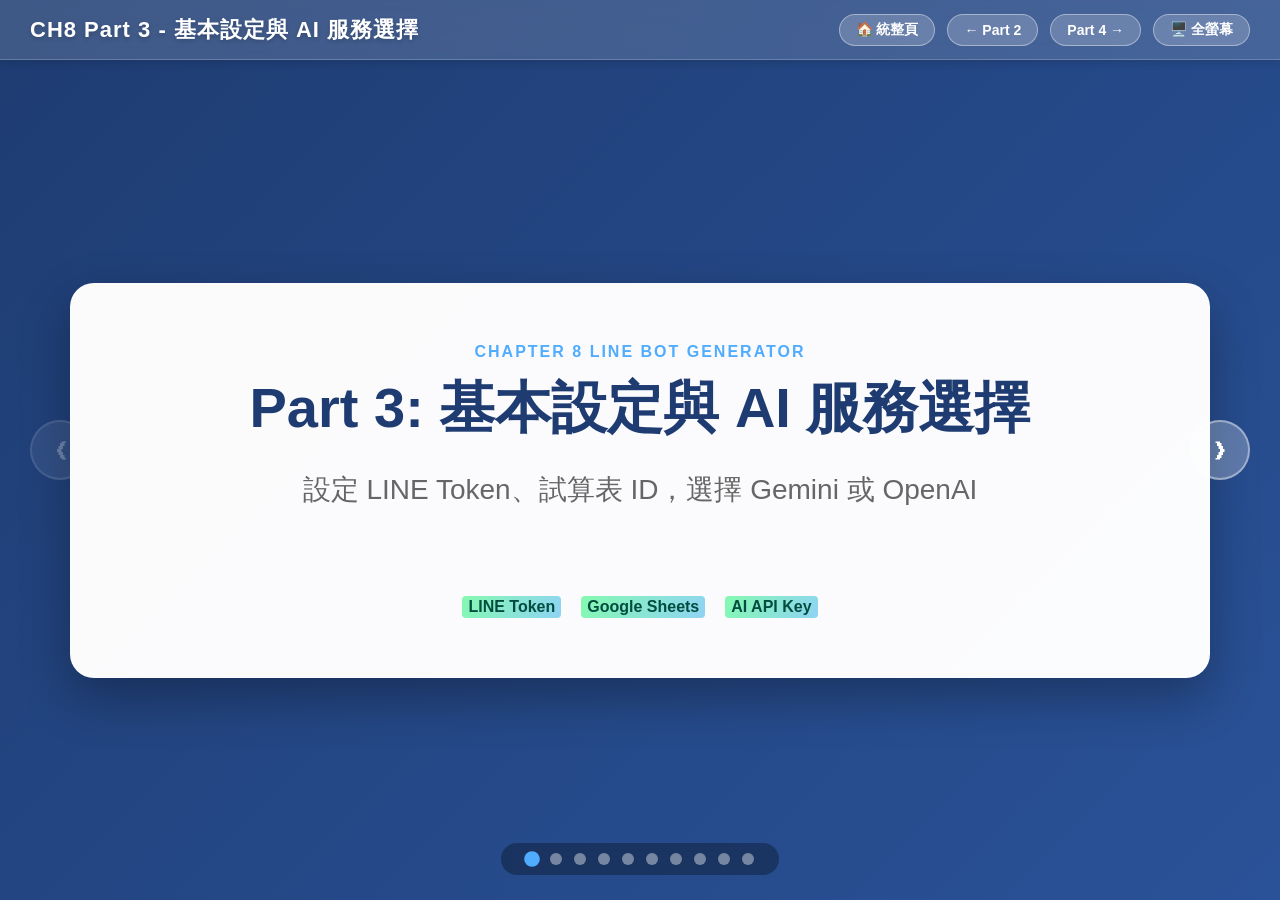
<file: slides/part3.html>
<!DOCTYPE html>
<html lang="zh-TW">
<head>
    <meta charset="UTF-8">
    <meta name="viewport" content="width=device-width, initial-scale=1.0">
    <title>CH8 Part 3 - 基本設定與 AI 服務選擇</title>
    <style>
        * { margin: 0; padding: 0; box-sizing: border-box; }
        body { font-family: 'Microsoft JhengHei', 'Segoe UI', Arial, sans-serif; background: linear-gradient(135deg, #1e3c72 0%, #2a5298 100%); min-height: 100vh; overflow: hidden; color: #333; }
        .nav-bar { position: fixed; top: 0; left: 0; right: 0; height: 60px; background: rgba(255, 255, 255, 0.15); backdrop-filter: blur(12px); border-bottom: 1px solid rgba(255, 255, 255, 0.2); display: flex; justify-content: space-between; align-items: center; padding: 0 30px; z-index: 10000; box-shadow: 0 4px 6px rgba(0,0,0,0.1); }
        .nav-title { font-size: 22px; font-weight: 700; color: #fff; letter-spacing: 1px; text-shadow: 0 2px 4px rgba(0,0,0,0.2); }
        .nav-buttons { display: flex; gap: 12px; }
        .nav-btn { background: rgba(255, 255, 255, 0.2); border: 1px solid rgba(255, 255, 255, 0.4); color: white; padding: 6px 16px; border-radius: 20px; cursor: pointer; font-size: 14px; font-weight: 600; text-decoration: none; transition: all 0.3s ease; display: flex; align-items: center; gap: 6px; }
        .nav-btn:hover { background: rgba(255, 255, 255, 0.4); transform: translateY(-2px); }
        .nav-arrow { position: fixed; top: 50%; transform: translateY(-50%); background: rgba(255,255,255,0.25); color: white; width: 60px; height: 60px; border-radius: 50%; border: 2px solid rgba(255,255,255,0.4); font-size: 24px; cursor: pointer; z-index: 9000; transition: all 0.3s; display: flex; align-items: center; justify-content: center; }
        .nav-arrow:hover { background: rgba(255,255,255,0.5); transform: translateY(-50%) scale(1.1); }
        .prev-arrow { left: 30px; } .next-arrow { right: 30px; }
        .nav-arrow:disabled { opacity: 0.3; cursor: not-allowed; }
        .slide-container { width: 100%; height: 100vh; padding-top: 60px; position: relative; z-index: 1; }
        .slide { position: absolute; top: 60px; left: 0; width: 100%; height: calc(100vh - 60px); display: none; align-items: center; justify-content: center; padding: 40px; opacity: 0; transition: opacity 0.4s ease; z-index: 10; }
        .slide.active { display: flex; opacity: 1; z-index: 20; }
        .content-card { background: rgba(255, 255, 255, 0.98); border-radius: 24px; box-shadow: 0 20px 50px rgba(0, 0, 0, 0.3); padding: 60px; max-width: 1400px; width: 95%; max-height: 88vh; overflow-y: auto; position: relative; }
        h1 { color: #1e3c72; font-size: 56px; margin-bottom: 24px; text-align: center; }
        h2 { color: #2a5298; font-size: 38px; margin-bottom: 35px; border-bottom: 3px solid #1e3c72; padding-bottom: 12px; }
        h3 { color: #1e3c72; font-size: 26px; margin: 30px 0 15px 0; }
        p, li { font-size: 20px; line-height: 1.8; color: #444; margin-bottom: 15px; }
        code { background: #f0f2f5; padding: 3px 8px; border-radius: 6px; font-family: monospace; color: #d63384; font-weight: 600; font-size: 0.95em; }
        pre { background: #282c34; color: #abb2bf; padding: 25px; border-radius: 12px; overflow-x: auto; margin: 25px 0; font-size: 18px; line-height: 1.6; font-family: monospace; }
        .box { padding: 25px; border-radius: 12px; margin: 25px 0; border-left: 6px solid; font-size: 20px; }
        .info { background: #e3f2fd; border-color: #2196f3; color: #0d47a1; }
        .warning { background: #fff3cd; border-color: #ffc107; color: #856404; }
        .success { background: #d4edda; border-color: #28a745; color: #155724; }
        .highlight { background: linear-gradient(120deg, #84fab0 0%, #8fd3f4 100%); padding: 2px 6px; border-radius: 4px; font-weight: bold; color: #004d40; }
        .concept-grid { display: grid; grid-template-columns: repeat(auto-fit, minmax(300px, 1fr)); gap: 25px; margin-top: 30px; }
        .concept-card { background: #f8f9fa; padding: 25px; border-radius: 15px; border: 1px solid #e9ecef; transition: transform 0.3s; }
        .concept-card:hover { transform: translateY(-8px); border-color: #4facfe; }
        .indicators { position: fixed; bottom: 25px; left: 50%; transform: translateX(-50%); display: flex; gap: 12px; z-index: 4000; padding: 10px 25px; background: rgba(0,0,0,0.3); border-radius: 30px; backdrop-filter: blur(5px); }
        .dot { width: 12px; height: 12px; background: rgba(255,255,255,0.4); border-radius: 50%; cursor: pointer; }
        .dot.active { background: #4facfe; transform: scale(1.3); }
        .footer-text { text-align: center; margin-top: 40px; padding-top: 20px; border-top: 1px solid #e9ecef; color: #666; font-size: 14px; }
        img.slide-img { max-width: 100%; max-height: 350px; border-radius: 12px; box-shadow: 0 8px 20px rgba(0,0,0,0.15); margin: 20px auto; display: block; }
        table { width: 100%; border-collapse: collapse; margin: 20px 0; }
        th, td { padding: 15px; text-align: left; border-bottom: 1px solid #e9ecef; }
        th { background: #f8f9fa; color: #1e3c72; }
    </style>
</head>
<body>

    <div class="nav-bar">
        <div class="nav-title">CH8 Part 3 - 基本設定與 AI 服務選擇</div>
        <div class="nav-buttons">
            <a href="index.html" class="nav-btn">🏠 統整頁</a>
            <a href="part2.html" class="nav-btn">← Part 2</a>
            <a href="part4.html" class="nav-btn">Part 4 →</a>
            <button class="nav-btn" onclick="toggleFullscreen()">🖥️ 全螢幕</button>
        </div>
    </div>

    <div class="slide-container">

        <!-- Slide 1: 封面 -->
        <div class="slide active">
            <div class="content-card" style="text-align: center; display: flex; flex-direction: column; justify-content: center; align-items: center;">
                <h4 style="color: #4facfe; letter-spacing: 2px; text-transform: uppercase; margin-bottom: 10px;">Chapter 8 LINE Bot Generator</h4>
                <h1>Part 3: 基本設定與 AI 服務選擇</h1>
                <h2 style="border: none; font-weight: normal; font-size: 28px; color: #666; max-width: 800px;">
                    設定 LINE Token、試算表 ID，選擇 Gemini 或 OpenAI
                </h2>
                <div style="margin-top: 40px; display: flex; gap: 20px;">
                    <span class="highlight">LINE Token</span>
                    <span class="highlight">Google Sheets</span>
                    <span class="highlight">AI API Key</span>
                </div>
            </div>
        </div>

        <!-- Slide 2: 三大必填欄位 -->
        <div class="slide">
            <div class="content-card">
                <h2>📝 系統基本設定：三大必填欄位</h2>
                <div class="concept-grid">
                    <div class="concept-card">
                        <h3>1️⃣ LINE Channel Access Token</h3>
                        <p>Bot 的「身份證」，讓程式能代表你的 Bot 發送訊息。</p>
                        <p><strong>取得方式：</strong>LINE Developers Console</p>
                    </div>
                    <div class="concept-card">
                        <h3>2️⃣ Google 試算表 ID</h3>
                        <p>知識庫的位置，存放問答資料的試算表 ID。</p>
                        <p><strong>取得方式：</strong>試算表網址中 /d/ 和 /edit 之間</p>
                    </div>
                    <div class="concept-card">
                        <h3>3️⃣ AI API Key</h3>
                        <p>AI 服務的鑰匙，讓程式能呼叫 Gemini 或 OpenAI。</p>
                        <p><strong>取得方式：</strong>Google AI Studio 或 OpenAI Platform</p>
                    </div>
                </div>
            </div>
        </div>

        <!-- Slide 3: 取得 LINE Token -->
        <div class="slide">
            <div class="content-card">
                <h2>🔑 取得 LINE Channel Access Token</h2>
                <ol style="margin-left: 40px;">
                    <li>前往 <a href="https://developers.line.biz/" target="_blank">LINE Developers Console</a></li>
                    <li>選擇你的 Provider（或建立新的）</li>
                    <li>建立或選擇一個 Messaging API Channel</li>
                    <li>進入「Messaging API」頁籤</li>
                    <li>找到「Channel access token」區塊</li>
                    <li>點擊「Issue」按鈕產生權杖</li>
                    <li>複製這串長長的英數字串</li>
                </ol>
                <div class="box warning">
                    <strong>注意：</strong>Token 是機密資訊，請勿公開分享！
                </div>
            </div>
        </div>

        <!-- Slide 4: 建立知識庫試算表 -->
        <div class="slide">
            <div class="content-card">
                <h2>📊 建立知識庫試算表</h2>
                <p>在 Google Sheets 建立一個新試算表，格式如下：</p>
                <table>
                    <tr>
                        <th>問題</th>
                        <th>答案</th>
                    </tr>
                    <tr>
                        <td>營業時間是？</td>
                        <td>我們的營業時間是週一至週五 9:00-18:00，週末休息。</td>
                    </tr>
                    <tr>
                        <td>如何聯絡客服？</td>
                        <td>您可以撥打客服專線 02-1234-5678，或寄信到 service@example.com。</td>
                    </tr>
                    <tr>
                        <td>有提供外送服務嗎？</td>
                        <td>是的，我們提供外送服務，滿 500 元免運費。</td>
                    </tr>
                </table>
                <img src="images/ch8_03_knowledge_base.png" alt="知識庫範例" class="slide-img" style="max-height: 250px;">
            </div>
        </div>

        <!-- Slide 5: 取得試算表 ID -->
        <div class="slide">
            <div class="content-card">
                <h2>🔗 取得 Google 試算表 ID</h2>
                <p>從試算表的網址中找到 ID：</p>
                <pre style="font-size: 16px;">https://docs.google.com/spreadsheets/d/<span style="color: #ff6b6b; font-weight: bold;">1BxiMVs0XRA5nFMdKvBdBZjgmUUqptlbs74OgvE2upms</span>/edit</pre>
                <p style="text-align: center; font-size: 24px;">↓</p>
                <p style="text-align: center;"><code style="font-size: 18px;">1BxiMVs0XRA5nFMdKvBdBZjgmUUqptlbs74OgvE2upms</code></p>
                <div class="box info">
                    <strong>位置：</strong>介於 <code>/d/</code> 和 <code>/edit</code> 之間的那一長串文字就是 ID！
                </div>
            </div>
        </div>

        <!-- Slide 6: 選擇 AI 服務 -->
        <div class="slide">
            <div class="content-card">
                <h2>🧠 選擇 AI 服務</h2>
                <p>本工具支援兩種 AI 服務，你可以根據需求選擇：</p>
                <div class="concept-grid">
                    <div class="concept-card" style="border-top: 4px solid #4285f4;">
                        <h3 style="color: #4285f4;">Google Gemini（推薦）</h3>
                        <ul>
                            <li>繁體中文理解能力出色</li>
                            <li>API 費用經濟實惠</li>
                            <li>提供免費使用額度</li>
                            <li>申請流程簡單</li>
                        </ul>
                        <p style="margin-top: 15px;"><a href="https://aistudio.google.com/apikey" target="_blank">申請 Gemini API Key →</a></p>
                    </div>
                    <div class="concept-card" style="border-top: 4px solid #10a37f;">
                        <h3 style="color: #10a37f;">OpenAI GPT</h3>
                        <ul>
                            <li>邏輯推理能力強</li>
                            <li>創意生成出色</li>
                            <li>英文對話表現佳</li>
                            <li>技術文件生成優秀</li>
                        </ul>
                        <p style="margin-top: 15px;"><a href="https://platform.openai.com/api-keys" target="_blank">申請 OpenAI API Key →</a></p>
                    </div>
                </div>
            </div>
        </div>

        <!-- Slide 7: Gemini 模型選擇 -->
        <div class="slide">
            <div class="content-card">
                <h2>🔷 Gemini 模型選擇</h2>
                <table>
                    <tr>
                        <th>模型</th>
                        <th>特色</th>
                        <th>適用場景</th>
                    </tr>
                    <tr>
                        <td><strong>Gemini 3.5 Flash</strong></td>
                        <td>快速、經濟</td>
                        <td>一般客服對話、快問快答</td>
                    </tr>
                    <tr>
                        <td><strong>Gemini 3.1 Pro</strong></td>
                        <td>理解力強、推理佳</td>
                        <td>複雜問答、專業諮詢</td>
                    </tr>
                    <tr>
                        <td><strong>Gemini 3.0 Flash</strong></td>
                        <td>新一代快速模型</td>
                        <td>高效能需求</td>
                    </tr>
                    <tr>
                        <td><strong>Gemini 3.0 Pro</strong></td>
                        <td>新一代專業模型</td>
                        <td>進階應用</td>
                    </tr>
                </table>
                <div class="box success">
                    <strong>建議：</strong>初次使用選擇 <code>Gemini 3.5 Flash</code>，效能與成本最平衡！
                </div>
            </div>
        </div>

        <!-- Slide 8: OpenAI 模型選擇 -->
        <div class="slide">
            <div class="content-card">
                <h2>🟢 OpenAI 模型選擇</h2>
                <table>
                    <tr>
                        <th>模型</th>
                        <th>特色</th>
                        <th>適用場景</th>
                    </tr>
                    <tr>
                        <td><strong>GPT-5.6 Terra</strong></td>
                        <td>標準版，平衡效能</td>
                        <td>一般對話、客服</td>
                    </tr>
                    <tr>
                        <td><strong>GPT-5.6 Terra</strong></td>
                        <td>進階理解力</td>
                        <td>專業諮詢、技術支援</td>
                    </tr>
                    <tr>
                        <td><strong>GPT-5.6 Terra</strong></td>
                        <td>高速版本</td>
                        <td>需要快速回應</td>
                    </tr>
                    <tr>
                        <td><strong>GPT-5.6 Terra</strong></td>
                        <td>最新最強</td>
                        <td>高階應用</td>
                    </tr>
                </table>
                <div class="box warning">
                    <strong>注意：</strong>OpenAI API 需要先儲值才能使用。
                </div>
            </div>
        </div>

        <!-- Slide 9: 取得 Gemini API Key -->
        <div class="slide">
            <div class="content-card">
                <h2>🔐 取得 Gemini API Key</h2>
                <ol style="margin-left: 40px;">
                    <li>前往 <a href="https://aistudio.google.com/apikey" target="_blank">Google AI Studio</a></li>
                    <li>使用 Google 帳號登入</li>
                    <li>點擊「Create API Key」按鈕</li>
                    <li>選擇一個 Google Cloud 專案（或建立新專案）</li>
                    <li>幾秒鐘後 API Key 就會產生</li>
                    <li>複製這個 Key 貼到表單中</li>
                </ol>
                <div class="box info">
                    <strong>免費額度：</strong>Gemini 提供每月一定量的免費使用，對初學者很友善！
                </div>
            </div>
        </div>

        <!-- Slide 10: 總結 -->
        <div class="slide">
            <div class="content-card">
                <h2>📋 Part 3 總結</h2>
                <div class="box success">
                    <h3>本單元學會的設定：</h3>
                    <ul style="margin-left: 20px; margin-top: 15px;">
                        <li>✅ LINE Channel Access Token 取得與填寫</li>
                        <li>✅ Google 試算表建立與 ID 取得</li>
                        <li>✅ 知識庫格式（問題、答案兩欄）</li>
                        <li>✅ AI 服務選擇（Gemini vs OpenAI）</li>
                        <li>✅ AI 模型差異與選擇建議</li>
                        <li>✅ API Key 申請流程</li>
                    </ul>
                </div>
                <div style="text-align: center; margin-top: 40px; display: flex; justify-content: center; gap: 20px;">
                    <a href="part2.html" class="nav-btn" style="background: #6c757d; padding: 15px 40px; font-size: 18px;">← Part 2</a>
                    <a href="part4.html" class="nav-btn" style="background: #28a745; padding: 15px 40px; font-size: 18px;">前往 Part 4：AI 回應風格設定 →</a>
                </div>
                <p class="footer-text">© 2026 自己架設 AI - 零基礎到大師 | Made with 曾慶良(阿亮老師) ❤️</p>
            </div>
        </div>

    </div>

    <button class="nav-arrow prev-arrow" id="prevBtn" onclick="changeSlide(-1)">❮</button>
    <button class="nav-arrow next-arrow" id="nextBtn" onclick="changeSlide(1)">❯</button>
    <div class="indicators" id="indicatorContainer"></div>

    <script>
        let currentSlide = 0; const slides = document.querySelectorAll('.slide'); const totalSlides = slides.length;
        function init() { createIndicators(); showSlide(0); updateButtons(); document.addEventListener('keydown', handleKeydown); }
        function handleKeydown(e) { if (e.key === 'ArrowLeft') changeSlide(-1); if (e.key === 'ArrowRight') changeSlide(1); }
        function createIndicators() { const container = document.getElementById('indicatorContainer'); container.innerHTML = ''; slides.forEach((_, index) => { const dot = document.createElement('div'); dot.className = 'dot'; dot.onclick = () => goToSlide(index); container.appendChild(dot); }); }
        function showSlide(index) { if (index < 0) index = 0; if (index >= totalSlides) index = totalSlides - 1; slides.forEach(slide => slide.classList.remove('active')); slides[index].classList.add('active'); currentSlide = index; const dots = document.querySelectorAll('.dot'); dots.forEach((dot, idx) => { dot.classList.toggle('active', idx === index); }); updateButtons(); }
        function changeSlide(direction) { showSlide(currentSlide + direction); } function goToSlide(index) { showSlide(index); }
        function updateButtons() { document.getElementById('prevBtn').disabled = currentSlide === 0; document.getElementById('nextBtn').disabled = currentSlide === totalSlides - 1; }
        function toggleFullscreen() { if (!document.fullscreenElement) { document.documentElement.requestFullscreen(); } else { if (document.exitFullscreen) { document.exitFullscreen(); } } }
        init();
    </script>
</body>
</html>
</file>
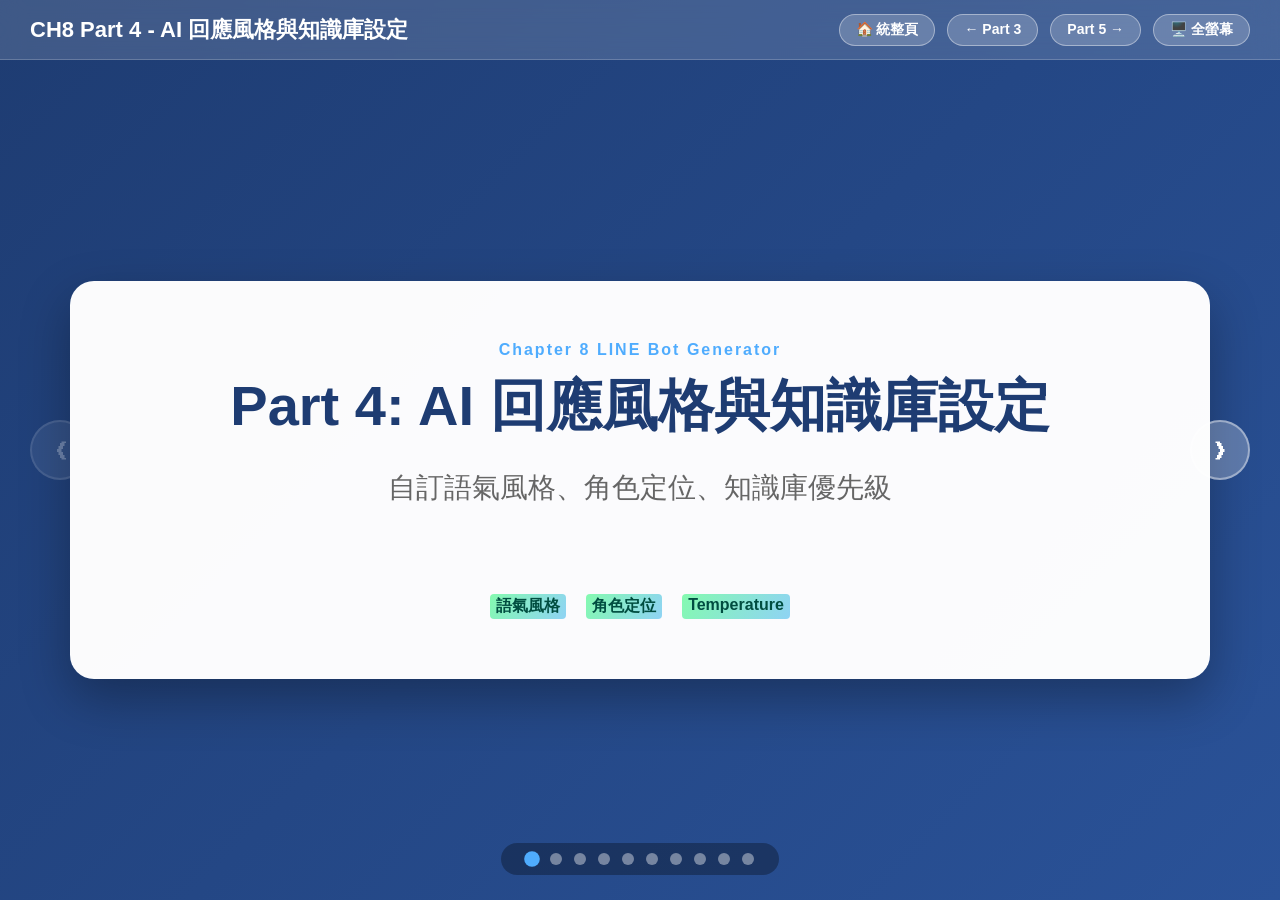
<file: slides/part4.html>
<!DOCTYPE html>
<html lang="zh-TW">
<head>
    <meta charset="UTF-8">
    <meta name="viewport" content="width=device-width, initial-scale=1.0">
    <title>CH8 Part 4 - AI 回應風格與知識庫設定</title>
    <style>
        * { margin: 0; padding: 0; box-sizing: border-box; }
        body { font-family: 'Microsoft JhengHei', 'Segoe UI', Arial, sans-serif; background: linear-gradient(135deg, #1e3c72 0%, #2a5298 100%); min-height: 100vh; overflow: hidden; color: #333; }
        .nav-bar { position: fixed; top: 0; left: 0; right: 0; height: 60px; background: rgba(255, 255, 255, 0.15); backdrop-filter: blur(12px); border-bottom: 1px solid rgba(255, 255, 255, 0.2); display: flex; justify-content: space-between; align-items: center; padding: 0 30px; z-index: 10000; }
        .nav-title { font-size: 22px; font-weight: 700; color: #fff; }
        .nav-buttons { display: flex; gap: 12px; }
        .nav-btn { background: rgba(255, 255, 255, 0.2); border: 1px solid rgba(255, 255, 255, 0.4); color: white; padding: 6px 16px; border-radius: 20px; cursor: pointer; font-size: 14px; font-weight: 600; text-decoration: none; transition: all 0.3s ease; }
        .nav-btn:hover { background: rgba(255, 255, 255, 0.4); transform: translateY(-2px); }
        .nav-arrow { position: fixed; top: 50%; transform: translateY(-50%); background: rgba(255,255,255,0.25); color: white; width: 60px; height: 60px; border-radius: 50%; border: 2px solid rgba(255,255,255,0.4); font-size: 24px; cursor: pointer; z-index: 9000; transition: all 0.3s; display: flex; align-items: center; justify-content: center; }
        .nav-arrow:hover { background: rgba(255,255,255,0.5); transform: translateY(-50%) scale(1.1); }
        .prev-arrow { left: 30px; } .next-arrow { right: 30px; }
        .nav-arrow:disabled { opacity: 0.3; cursor: not-allowed; }
        .slide-container { width: 100%; height: 100vh; padding-top: 60px; position: relative; z-index: 1; }
        .slide { position: absolute; top: 60px; left: 0; width: 100%; height: calc(100vh - 60px); display: none; align-items: center; justify-content: center; padding: 40px; opacity: 0; transition: opacity 0.4s ease; z-index: 10; }
        .slide.active { display: flex; opacity: 1; z-index: 20; }
        .content-card { background: rgba(255, 255, 255, 0.98); border-radius: 24px; box-shadow: 0 20px 50px rgba(0, 0, 0, 0.3); padding: 60px; max-width: 1400px; width: 95%; max-height: 88vh; overflow-y: auto; }
        h1 { color: #1e3c72; font-size: 56px; margin-bottom: 24px; text-align: center; }
        h2 { color: #2a5298; font-size: 38px; margin-bottom: 35px; border-bottom: 3px solid #1e3c72; padding-bottom: 12px; }
        h3 { color: #1e3c72; font-size: 26px; margin: 30px 0 15px 0; }
        p, li { font-size: 20px; line-height: 1.8; color: #444; margin-bottom: 15px; }
        code { background: #f0f2f5; padding: 3px 8px; border-radius: 6px; font-family: monospace; color: #d63384; font-weight: 600; }
        pre { background: #282c34; color: #abb2bf; padding: 25px; border-radius: 12px; overflow-x: auto; margin: 25px 0; font-size: 18px; line-height: 1.6; }
        .box { padding: 25px; border-radius: 12px; margin: 25px 0; border-left: 6px solid; font-size: 20px; }
        .info { background: #e3f2fd; border-color: #2196f3; color: #0d47a1; }
        .warning { background: #fff3cd; border-color: #ffc107; color: #856404; }
        .success { background: #d4edda; border-color: #28a745; color: #155724; }
        .highlight { background: linear-gradient(120deg, #84fab0 0%, #8fd3f4 100%); padding: 2px 6px; border-radius: 4px; font-weight: bold; color: #004d40; }
        .concept-grid { display: grid; grid-template-columns: repeat(auto-fit, minmax(300px, 1fr)); gap: 25px; margin-top: 30px; }
        .concept-card { background: #f8f9fa; padding: 25px; border-radius: 15px; border: 1px solid #e9ecef; transition: transform 0.3s; }
        .concept-card:hover { transform: translateY(-8px); border-color: #4facfe; }
        .indicators { position: fixed; bottom: 25px; left: 50%; transform: translateX(-50%); display: flex; gap: 12px; z-index: 4000; padding: 10px 25px; background: rgba(0,0,0,0.3); border-radius: 30px; }
        .dot { width: 12px; height: 12px; background: rgba(255,255,255,0.4); border-radius: 50%; cursor: pointer; }
        .dot.active { background: #4facfe; transform: scale(1.3); }
        .footer-text { text-align: center; margin-top: 40px; padding-top: 20px; border-top: 1px solid #e9ecef; color: #666; font-size: 14px; }
        img.slide-img { max-width: 100%; max-height: 350px; border-radius: 12px; box-shadow: 0 8px 20px rgba(0,0,0,0.15); margin: 20px auto; display: block; }
        table { width: 100%; border-collapse: collapse; margin: 20px 0; }
        th, td { padding: 15px; text-align: left; border-bottom: 1px solid #e9ecef; }
        th { background: #f8f9fa; color: #1e3c72; }
        .slider-demo { background: #f8f9fa; padding: 20px; border-radius: 12px; margin: 20px 0; }
        .slider-bar { width: 100%; height: 20px; background: linear-gradient(to right, #28a745, #ffc107, #dc3545); border-radius: 10px; position: relative; }
    </style>
</head>
<body>

    <div class="nav-bar">
        <div class="nav-title">CH8 Part 4 - AI 回應風格與知識庫設定</div>
        <div class="nav-buttons">
            <a href="index.html" class="nav-btn">🏠 統整頁</a>
            <a href="part3.html" class="nav-btn">← Part 3</a>
            <a href="part5.html" class="nav-btn">Part 5 →</a>
            <button class="nav-btn" onclick="toggleFullscreen()">🖥️ 全螢幕</button>
        </div>
    </div>

    <div class="slide-container">

        <!-- Slide 1: 封面 -->
        <div class="slide active">
            <div class="content-card" style="text-align: center; display: flex; flex-direction: column; justify-content: center; align-items: center;">
                <h4 style="color: #4facfe; letter-spacing: 2px; margin-bottom: 10px;">Chapter 8 LINE Bot Generator</h4>
                <h1>Part 4: AI 回應風格與知識庫設定</h1>
                <h2 style="border: none; font-weight: normal; font-size: 28px; color: #666; max-width: 800px;">
                    自訂語氣風格、角色定位、知識庫優先級
                </h2>
                <div style="margin-top: 40px; display: flex; gap: 20px;">
                    <span class="highlight">語氣風格</span>
                    <span class="highlight">角色定位</span>
                    <span class="highlight">Temperature</span>
                </div>
            </div>
        </div>

        <!-- Slide 2: 語氣風格選項 -->
        <div class="slide">
            <div class="content-card">
                <h2>💬 語氣風格設定</h2>
                <p>選擇你的 Bot 說話的風格：</p>
                <table>
                    <tr>
                        <th>風格</th>
                        <th>說明</th>
                        <th>適用場景</th>
                    </tr>
                    <tr>
                        <td><strong>友善、自然</strong></td>
                        <td>像朋友般親切</td>
                        <td>一般客服、社群互動</td>
                    </tr>
                    <tr>
                        <td><strong>專業、學術</strong></td>
                        <td>嚴謹正式</td>
                        <td>教育、技術支援</td>
                    </tr>
                    <tr>
                        <td><strong>輕鬆、幽默</strong></td>
                        <td>活潑有趣</td>
                        <td>娛樂、社交型 Bot</td>
                    </tr>
                    <tr>
                        <td><strong>簡短、扼要</strong></td>
                        <td>直接明瞭</td>
                        <td>快問快答</td>
                    </tr>
                    <tr>
                        <td><strong>熱情、鼓勵</strong></td>
                        <td>充滿正能量</td>
                        <td>學習輔導、激勵</td>
                    </tr>
                </table>
            </div>
        </div>

        <!-- Slide 3: 角色定位 -->
        <div class="slide">
            <div class="content-card">
                <h2>🎭 角色定位設定</h2>
                <p>定義 AI 要扮演什麼身分：</p>
                <div class="concept-grid">
                    <div class="concept-card">
                        <h3>AI 助理</h3>
                        <p>通用型助手，適合大多數場景</p>
                    </div>
                    <div class="concept-card">
                        <h3>專業客服</h3>
                        <p>正式、有耐心、以解決問題為導向</p>
                    </div>
                    <div class="concept-card">
                        <h3>學習助教</h3>
                        <p>引導式回答，幫助學生思考</p>
                    </div>
                    <div class="concept-card">
                        <h3>自訂角色</h3>
                        <p>例如：「專業健身教練」「溫柔的幼教老師」</p>
                    </div>
                </div>
                <div class="box info">
                    <strong>提示：</strong>角色定位會影響 AI 回答問題的視角與專業性。
                </div>
            </div>
        </div>

        <!-- Slide 4: 回應風格設定畫面 -->
        <div class="slide">
            <div class="content-card">
                <h2>🖥️ 回應風格設定區塊</h2>
                <img src="images/ch8_04_response_style.png" alt="回應風格設定" class="slide-img">
                <p style="text-align: center; color: #666;">在生成器中可以自由調整這些選項</p>
            </div>
        </div>

        <!-- Slide 5: 回答格式 -->
        <div class="slide">
            <div class="content-card">
                <h2>📝 回答格式設定</h2>
                <div class="concept-grid">
                    <div class="concept-card">
                        <h3>自然段落</h3>
                        <p>像一般對話那樣，最常見的格式。</p>
                        <div class="box" style="font-size: 16px; margin: 10px 0;">
                            「您好！我們的營業時間是週一至週五 9:00-18:00，週末休息。如有任何問題歡迎詢問！」
                        </div>
                    </div>
                    <div class="concept-card">
                        <h3>條列式</h3>
                        <p>將答案整理成重點清單。</p>
                        <div class="box" style="font-size: 16px; margin: 10px 0;">
                            「退貨步驟：<br>1. 7日內提出申請<br>2. 填寫退貨單<br>3. 寄回商品<br>4. 5-7天完成退款」
                        </div>
                    </div>
                </div>
            </div>
        </div>

        <!-- Slide 6: 知識庫優先級 -->
        <div class="slide">
            <div class="content-card">
                <h2>📚 知識庫優先級</h2>
                <p>決定 AI 在回答時有多依賴你提供的試算表資料：</p>
                <div class="concept-grid">
                    <div class="concept-card" style="border-left: 4px solid #28a745;">
                        <h3>高優先（推薦）</h3>
                        <p>優先使用知識庫內容，找不到才補充 AI 知識。</p>
                        <p style="color: #28a745;">✓ 適合大多數情境</p>
                    </div>
                    <div class="concept-card" style="border-left: 4px solid #dc3545;">
                        <h3>嚴格模式</h3>
                        <p>只使用知識庫中的資訊，不添加額外內容。</p>
                        <p style="color: #dc3545;">⚠ 適合法規、醫療等需要一致性的場景</p>
                    </div>
                    <div class="concept-card" style="border-left: 4px solid #ffc107;">
                        <h3>平衡模式</h3>
                        <p>靈活參考知識庫，也可加入 AI 知識。</p>
                        <p style="color: #ffc107;">◐ 適合聊天型 Bot 或創意顧問</p>
                    </div>
                </div>
            </div>
        </div>

        <!-- Slide 7: 無資料提示訊息 -->
        <div class="slide">
            <div class="content-card">
                <h2>💡 無資料提示訊息</h2>
                <p>當使用者問了知識庫中沒有的問題時，AI 會先說這段文字：</p>
                <div class="box info">
                    <strong>預設值：</strong>「目前知識庫無相關資料，不過...」
                </div>
                <h3>自訂範例：</h3>
                <ul style="margin-left: 40px;">
                    <li>「這個問題超出我的專業範圍，但讓我試著回答...」</li>
                    <li>「資料庫裡沒找到，不過根據我的理解...」</li>
                    <li>「這個問題我需要再確認，但初步回答是...」</li>
                </ul>
                <div class="box warning">
                    <strong>重點：</strong>這樣設計可以讓使用者知道答案可能不是來自官方資料。
                </div>
            </div>
        </div>

        <!-- Slide 8: Temperature 參數 -->
        <div class="slide">
            <div class="content-card">
                <h2>🌡️ Temperature（創意度）參數</h2>
                <p>控制 AI 回答的穩定性與創意性：</p>
                <div class="slider-demo">
                    <div class="slider-bar"></div>
                    <div style="display: flex; justify-content: space-between; margin-top: 10px;">
                        <span>0.0<br>保守穩定</span>
                        <span>0.5<br>平衡</span>
                        <span>1.0<br>創意多變</span>
                    </div>
                </div>
                <div class="concept-grid">
                    <div class="concept-card">
                        <h3>0.1 - 0.3</h3>
                        <p><strong>穩定保守</strong></p>
                        <p>每次問同樣問題，答案幾乎相同。</p>
                        <p style="color: #28a745;">✓ 適合客服機器人</p>
                    </div>
                    <div class="concept-card">
                        <h3>0.7 - 0.9</h3>
                        <p><strong>創意多變</strong></p>
                        <p>回答更有變化，但可能不太可預測。</p>
                        <p style="color: #ffc107;">◐ 適合聊天夥伴</p>
                    </div>
                </div>
            </div>
        </div>

        <!-- Slide 9: Max Tokens -->
        <div class="slide">
            <div class="content-card">
                <h2>📏 最大回應長度（Max Tokens）</h2>
                <p>限制 AI 每次回答的字數上限：</p>
                <table>
                    <tr>
                        <th>設定值</th>
                        <th>約等於</th>
                        <th>適用場景</th>
                    </tr>
                    <tr>
                        <td><strong>1024</strong></td>
                        <td>600-800 中文字</td>
                        <td>簡短回答</td>
                    </tr>
                    <tr>
                        <td><strong>2048</strong>（推薦）</td>
                        <td>1200-1500 中文字</td>
                        <td>一般對話</td>
                    </tr>
                    <tr>
                        <td><strong>4096</strong></td>
                        <td>2400-3000 中文字</td>
                        <td>詳細說明</td>
                    </tr>
                </table>
                <div class="box warning">
                    <strong>注意：</strong>Tokens 越多，API 費用也越高，建議依需求選擇。
                </div>
            </div>
        </div>

        <!-- Slide 10: 總結 -->
        <div class="slide">
            <div class="content-card">
                <h2>📋 Part 4 總結</h2>
                <div class="box success">
                    <h3>本單元學會的設定：</h3>
                    <ul style="margin-left: 20px; margin-top: 15px;">
                        <li>✅ 語氣風格：友善、專業、幽默等</li>
                        <li>✅ 角色定位：AI 助理、客服、助教等</li>
                        <li>✅ 回答格式：自然段落、條列式、Markdown</li>
                        <li>✅ 知識庫優先級：高、嚴格、平衡</li>
                        <li>✅ Temperature：0.3（穩定）~ 0.9（創意）</li>
                        <li>✅ Max Tokens：控制回應長度</li>
                    </ul>
                </div>
                <div style="text-align: center; margin-top: 40px; display: flex; justify-content: center; gap: 20px;">
                    <a href="part3.html" class="nav-btn" style="background: #6c757d; padding: 15px 40px; font-size: 18px;">← Part 3</a>
                    <a href="part5.html" class="nav-btn" style="background: #28a745; padding: 15px 40px; font-size: 18px;">前往 Part 5：程式碼生成與部署 →</a>
                </div>
                <p class="footer-text">© 2026 自己架設 AI - 零基礎到大師 | Made with 曾慶良(阿亮老師) ❤️</p>
            </div>
        </div>

    </div>

    <button class="nav-arrow prev-arrow" id="prevBtn" onclick="changeSlide(-1)">❮</button>
    <button class="nav-arrow next-arrow" id="nextBtn" onclick="changeSlide(1)">❯</button>
    <div class="indicators" id="indicatorContainer"></div>

    <script>
        let currentSlide = 0; const slides = document.querySelectorAll('.slide'); const totalSlides = slides.length;
        function init() { createIndicators(); showSlide(0); updateButtons(); document.addEventListener('keydown', handleKeydown); }
        function handleKeydown(e) { if (e.key === 'ArrowLeft') changeSlide(-1); if (e.key === 'ArrowRight') changeSlide(1); }
        function createIndicators() { const container = document.getElementById('indicatorContainer'); container.innerHTML = ''; slides.forEach((_, index) => { const dot = document.createElement('div'); dot.className = 'dot'; dot.onclick = () => goToSlide(index); container.appendChild(dot); }); }
        function showSlide(index) { if (index < 0) index = 0; if (index >= totalSlides) index = totalSlides - 1; slides.forEach(slide => slide.classList.remove('active')); slides[index].classList.add('active'); currentSlide = index; const dots = document.querySelectorAll('.dot'); dots.forEach((dot, idx) => { dot.classList.toggle('active', idx === index); }); updateButtons(); }
        function changeSlide(direction) { showSlide(currentSlide + direction); } function goToSlide(index) { showSlide(index); }
        function updateButtons() { document.getElementById('prevBtn').disabled = currentSlide === 0; document.getElementById('nextBtn').disabled = currentSlide === totalSlides - 1; }
        function toggleFullscreen() { if (!document.fullscreenElement) { document.documentElement.requestFullscreen(); } else { if (document.exitFullscreen) { document.exitFullscreen(); } } }
        init();
    </script>
</body>
</html>
</file>
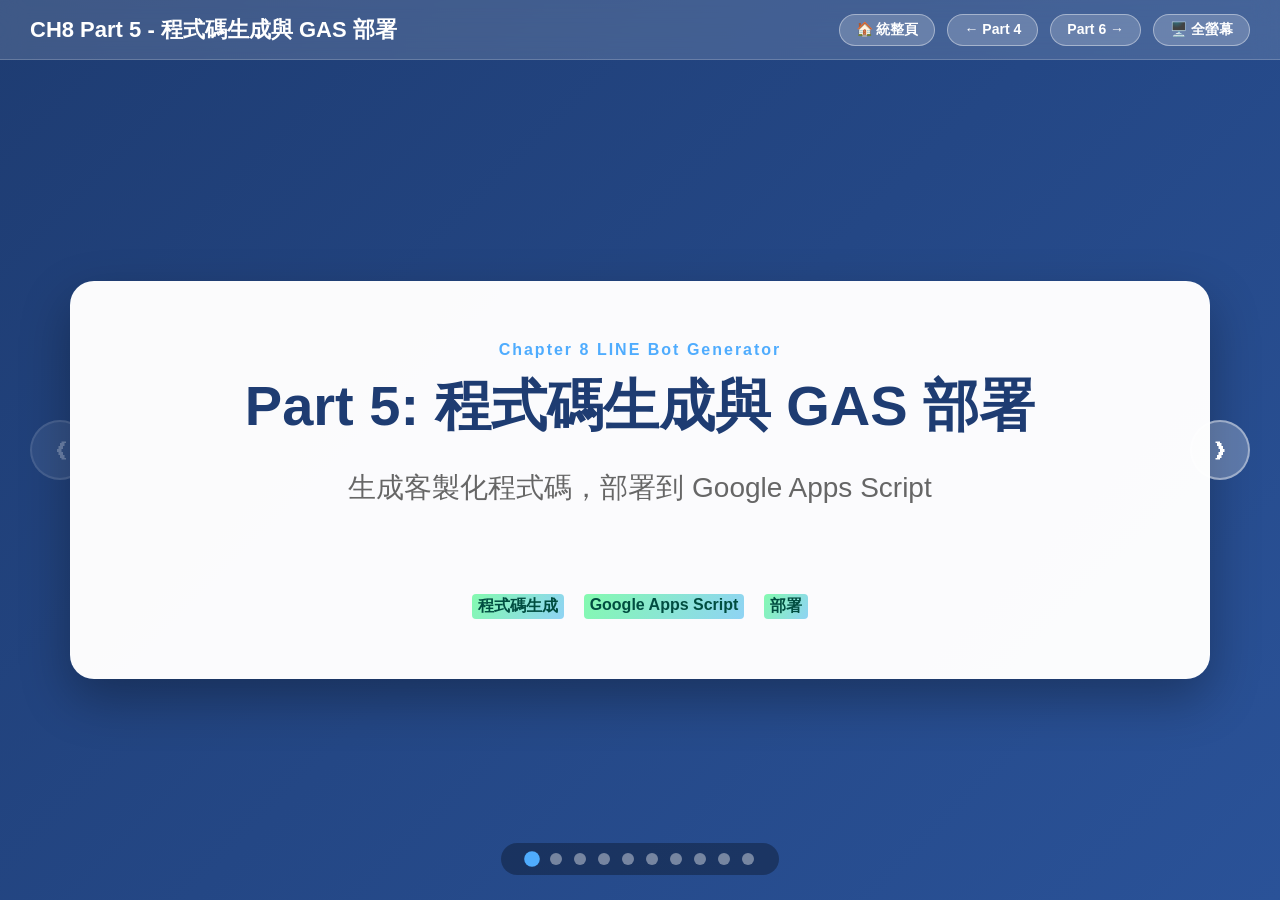
<file: slides/part5.html>
<!DOCTYPE html>
<html lang="zh-TW">
<head>
    <meta charset="UTF-8">
    <meta name="viewport" content="width=device-width, initial-scale=1.0">
    <title>CH8 Part 5 - 程式碼生成與 GAS 部署</title>
    <style>
        * { margin: 0; padding: 0; box-sizing: border-box; }
        body { font-family: 'Microsoft JhengHei', 'Segoe UI', Arial, sans-serif; background: linear-gradient(135deg, #1e3c72 0%, #2a5298 100%); min-height: 100vh; overflow: hidden; color: #333; }
        .nav-bar { position: fixed; top: 0; left: 0; right: 0; height: 60px; background: rgba(255, 255, 255, 0.15); backdrop-filter: blur(12px); border-bottom: 1px solid rgba(255, 255, 255, 0.2); display: flex; justify-content: space-between; align-items: center; padding: 0 30px; z-index: 10000; }
        .nav-title { font-size: 22px; font-weight: 700; color: #fff; }
        .nav-buttons { display: flex; gap: 12px; }
        .nav-btn { background: rgba(255, 255, 255, 0.2); border: 1px solid rgba(255, 255, 255, 0.4); color: white; padding: 6px 16px; border-radius: 20px; cursor: pointer; font-size: 14px; font-weight: 600; text-decoration: none; transition: all 0.3s ease; }
        .nav-btn:hover { background: rgba(255, 255, 255, 0.4); transform: translateY(-2px); }
        .nav-arrow { position: fixed; top: 50%; transform: translateY(-50%); background: rgba(255,255,255,0.25); color: white; width: 60px; height: 60px; border-radius: 50%; border: 2px solid rgba(255,255,255,0.4); font-size: 24px; cursor: pointer; z-index: 9000; transition: all 0.3s; display: flex; align-items: center; justify-content: center; }
        .nav-arrow:hover { background: rgba(255,255,255,0.5); transform: translateY(-50%) scale(1.1); }
        .prev-arrow { left: 30px; } .next-arrow { right: 30px; }
        .nav-arrow:disabled { opacity: 0.3; cursor: not-allowed; }
        .slide-container { width: 100%; height: 100vh; padding-top: 60px; position: relative; z-index: 1; }
        .slide { position: absolute; top: 60px; left: 0; width: 100%; height: calc(100vh - 60px); display: none; align-items: center; justify-content: center; padding: 40px; opacity: 0; transition: opacity 0.4s ease; z-index: 10; }
        .slide.active { display: flex; opacity: 1; z-index: 20; }
        .content-card { background: rgba(255, 255, 255, 0.98); border-radius: 24px; box-shadow: 0 20px 50px rgba(0, 0, 0, 0.3); padding: 60px; max-width: 1400px; width: 95%; max-height: 88vh; overflow-y: auto; }
        h1 { color: #1e3c72; font-size: 56px; margin-bottom: 24px; text-align: center; }
        h2 { color: #2a5298; font-size: 38px; margin-bottom: 35px; border-bottom: 3px solid #1e3c72; padding-bottom: 12px; }
        h3 { color: #1e3c72; font-size: 26px; margin: 30px 0 15px 0; }
        p, li { font-size: 20px; line-height: 1.8; color: #444; margin-bottom: 15px; }
        code { background: #f0f2f5; padding: 3px 8px; border-radius: 6px; font-family: monospace; color: #d63384; font-weight: 600; }
        pre { background: #282c34; color: #abb2bf; padding: 25px; border-radius: 12px; overflow-x: auto; margin: 25px 0; font-size: 16px; line-height: 1.6; }
        .box { padding: 25px; border-radius: 12px; margin: 25px 0; border-left: 6px solid; font-size: 20px; }
        .info { background: #e3f2fd; border-color: #2196f3; color: #0d47a1; }
        .warning { background: #fff3cd; border-color: #ffc107; color: #856404; }
        .success { background: #d4edda; border-color: #28a745; color: #155724; }
        .highlight { background: linear-gradient(120deg, #84fab0 0%, #8fd3f4 100%); padding: 2px 6px; border-radius: 4px; font-weight: bold; color: #004d40; }
        .concept-grid { display: grid; grid-template-columns: repeat(auto-fit, minmax(300px, 1fr)); gap: 25px; margin-top: 30px; }
        .concept-card { background: #f8f9fa; padding: 25px; border-radius: 15px; border: 1px solid #e9ecef; transition: transform 0.3s; }
        .concept-card:hover { transform: translateY(-8px); border-color: #4facfe; }
        .indicators { position: fixed; bottom: 25px; left: 50%; transform: translateX(-50%); display: flex; gap: 12px; z-index: 4000; padding: 10px 25px; background: rgba(0,0,0,0.3); border-radius: 30px; }
        .dot { width: 12px; height: 12px; background: rgba(255,255,255,0.4); border-radius: 50%; cursor: pointer; }
        .dot.active { background: #4facfe; transform: scale(1.3); }
        .footer-text { text-align: center; margin-top: 40px; padding-top: 20px; border-top: 1px solid #e9ecef; color: #666; font-size: 14px; }
        img.slide-img { max-width: 100%; max-height: 350px; border-radius: 12px; box-shadow: 0 8px 20px rgba(0,0,0,0.15); margin: 20px auto; display: block; }
        .step-box { display: flex; align-items: flex-start; gap: 20px; margin: 20px 0; padding: 20px; background: #f8f9fa; border-radius: 12px; }
        .step-number { background: #1e3c72; color: white; width: 50px; height: 50px; border-radius: 50%; display: flex; align-items: center; justify-content: center; font-size: 24px; font-weight: bold; flex-shrink: 0; }
    </style>
</head>
<body>

    <div class="nav-bar">
        <div class="nav-title">CH8 Part 5 - 程式碼生成與 GAS 部署</div>
        <div class="nav-buttons">
            <a href="index.html" class="nav-btn">🏠 統整頁</a>
            <a href="part4.html" class="nav-btn">← Part 4</a>
            <a href="part6.html" class="nav-btn">Part 6 →</a>
            <button class="nav-btn" onclick="toggleFullscreen()">🖥️ 全螢幕</button>
        </div>
    </div>

    <div class="slide-container">

        <!-- Slide 1: 封面 -->
        <div class="slide active">
            <div class="content-card" style="text-align: center; display: flex; flex-direction: column; justify-content: center; align-items: center;">
                <h4 style="color: #4facfe; letter-spacing: 2px; margin-bottom: 10px;">Chapter 8 LINE Bot Generator</h4>
                <h1>Part 5: 程式碼生成與 GAS 部署</h1>
                <h2 style="border: none; font-weight: normal; font-size: 28px; color: #666; max-width: 800px;">
                    生成客製化程式碼，部署到 Google Apps Script
                </h2>
                <div style="margin-top: 40px; display: flex; gap: 20px;">
                    <span class="highlight">程式碼生成</span>
                    <span class="highlight">Google Apps Script</span>
                    <span class="highlight">部署</span>
                </div>
            </div>
        </div>

        <!-- Slide 2: 生成程式碼 -->
        <div class="slide">
            <div class="content-card">
                <h2>🚀 步驟一：生成程式碼</h2>
                <ol style="margin-left: 40px;">
                    <li>確認所有必填欄位都已填寫完成</li>
                    <li>檢查 LINE Token、試算表 ID、API Key</li>
                    <li>點擊「🚀 生成 GAS 程式碼」按鈕</li>
                    <li>等待 1-2 秒，程式碼會顯示在下方文字框</li>
                </ol>
                <img src="images/ch8_05_generated_code.png" alt="生成的程式碼" class="slide-img">
            </div>
        </div>

        <!-- Slide 3: 複製程式碼 -->
        <div class="slide">
            <div class="content-card">
                <h2>📋 步驟二：複製程式碼</h2>
                <p>生成完成後，你會看到完整的 JavaScript 程式碼：</p>
                <pre style="font-size: 14px;">// ===================================
// LINE Bot × Google Sheets × Gemini AI
// 由 LINE Bot GAS 生成器自動產生
// ===================================

const CHANNEL_ACCESS_TOKEN = '你的 LINE Token';
const GEMINI_API_KEY = '你的 API Key';
const SPREADSHEET_ID = '你的試算表 ID';
// ... 更多設定與邏輯 ...</pre>
                <div class="box success">
                    <strong>點擊「📋 複製程式碼」按鈕</strong>，程式碼會複製到剪貼簿！
                </div>
            </div>
        </div>

        <!-- Slide 4: 前往 Google Apps Script -->
        <div class="slide">
            <div class="content-card">
                <h2>📝 步驟三：前往 Google Apps Script</h2>
                <div class="step-box">
                    <div class="step-number">1</div>
                    <div>
                        <h3>開啟 Google Apps Script</h3>
                        <p>前往 <a href="https://script.google.com" target="_blank">script.google.com</a></p>
                    </div>
                </div>
                <div class="step-box">
                    <div class="step-number">2</div>
                    <div>
                        <h3>建立新專案</h3>
                        <p>點擊左上角「新專案」按鈕</p>
                    </div>
                </div>
                <div class="step-box">
                    <div class="step-number">3</div>
                    <div>
                        <h3>刪除範例程式碼</h3>
                        <p>選取全部的預設程式碼並刪除</p>
                    </div>
                </div>
                <div class="step-box">
                    <div class="step-number">4</div>
                    <div>
                        <h3>貼上生成的程式碼</h3>
                        <p>按 <code>Ctrl+V</code> 貼上剛才複製的程式碼</p>
                    </div>
                </div>
            </div>
        </div>

        <!-- Slide 5: GAS 編輯器畫面 -->
        <div class="slide">
            <div class="content-card">
                <h2>🖥️ Google Apps Script 編輯器</h2>
                <img src="images/ch8_06_gas_editor.png" alt="GAS 編輯器畫面" class="slide-img">
                <div class="box info">
                    <strong>儲存專案：</strong>點擊磁碟圖示（或 Ctrl+S），為專案取名如「LINE Bot 客服系統」
                </div>
            </div>
        </div>

        <!-- Slide 6: 部署設定 -->
        <div class="slide">
            <div class="content-card">
                <h2>⚙️ 步驟四：部署設定</h2>
                <div class="step-box">
                    <div class="step-number">1</div>
                    <div>
                        <h3>點擊「部署」→「新增部署作業」</h3>
                    </div>
                </div>
                <div class="step-box">
                    <div class="step-number">2</div>
                    <div>
                        <h3>選取類型：「網路應用程式」</h3>
                    </div>
                </div>
                <div class="step-box">
                    <div class="step-number">3</div>
                    <div>
                        <h3>填寫說明</h3>
                        <p>例如：v1.0 - 初始版本</p>
                    </div>
                </div>
                <div class="step-box">
                    <div class="step-number">4</div>
                    <div>
                        <h3>設定權限</h3>
                        <ul>
                            <li>執行身分：<strong>「我」</strong></li>
                            <li>具有存取權的使用者：<strong>「所有人」</strong></li>
                        </ul>
                    </div>
                </div>
            </div>
        </div>

        <!-- Slide 7: 授權流程 -->
        <div class="slide">
            <div class="content-card">
                <h2>🔐 授權流程</h2>
                <p>首次部署時，系統會要求授權：</p>
                <ol style="margin-left: 40px;">
                    <li>點擊「授權存取」</li>
                    <li>選擇你的 Google 帳號</li>
                    <li>點擊「進階」</li>
                    <li>點擊「前往『專案名稱』（不安全）」</li>
                    <li>點擊「允許」</li>
                </ol>
                <div class="box warning">
                    <strong>為什麼顯示「不安全」？</strong><br>
                    因為這是你自己寫的程式，還沒經過 Google 官方驗證。但因為是你自己的程式，所以可以放心授權。
                </div>
            </div>
        </div>

        <!-- Slide 8: 部署成功 -->
        <div class="slide">
            <div class="content-card">
                <h2>✅ 部署成功！</h2>
                <img src="images/ch8_07_deployment_success.png" alt="部署成功畫面" class="slide-img">
                <p style="text-align: center;">部署成功後，你會得到一個網址：</p>
                <pre style="text-align: center; font-size: 16px;">https://script.google.com/macros/s/AKfycbzXXXXX.../exec</pre>
                <div class="box success">
                    <strong>這就是你的 Webhook URL！</strong>請務必複製下來。
                </div>
            </div>
        </div>

        <!-- Slide 9: 重要提醒 -->
        <div class="slide">
            <div class="content-card">
                <h2>⚠️ 重要提醒</h2>
                <div class="concept-grid">
                    <div class="concept-card">
                        <h3>網址結尾要有 /exec</h3>
                        <p>確保複製的網址結尾是 <code>/exec</code>，不是 <code>/dev</code></p>
                    </div>
                    <div class="concept-card">
                        <h3>修改後要重新部署</h3>
                        <p>修改程式碼後，需要「管理部署作業」→「編輯」→「新版本」</p>
                    </div>
                    <div class="concept-card">
                        <h3>試算表權限</h3>
                        <p>確保試算表的分享設定允許「知道連結的人可以檢視」</p>
                    </div>
                    <div class="concept-card">
                        <h3>API Key 安全</h3>
                        <p>程式碼中包含 API Key，請勿公開分享此專案</p>
                    </div>
                </div>
            </div>
        </div>

        <!-- Slide 10: 總結 -->
        <div class="slide">
            <div class="content-card">
                <h2>📋 Part 5 總結</h2>
                <div class="box success">
                    <h3>本單元完成的步驟：</h3>
                    <ol style="margin-left: 20px; margin-top: 15px;">
                        <li>點擊「生成程式碼」按鈕</li>
                        <li>複製生成的 GAS 程式碼</li>
                        <li>前往 Google Apps Script 建立新專案</li>
                        <li>貼上程式碼並儲存</li>
                        <li>部署為網路應用程式</li>
                        <li>完成授權流程</li>
                        <li>取得 Webhook URL</li>
                    </ol>
                </div>
                <div style="text-align: center; margin-top: 40px; display: flex; justify-content: center; gap: 20px;">
                    <a href="part4.html" class="nav-btn" style="background: #6c757d; padding: 15px 40px; font-size: 18px;">← Part 4</a>
                    <a href="part6.html" class="nav-btn" style="background: #28a745; padding: 15px 40px; font-size: 18px;">前往 Part 6：測試與應用 →</a>
                </div>
                <p class="footer-text">© 2026 自己架設 AI - 零基礎到大師 | Made with 曾慶良(阿亮老師) ❤️</p>
            </div>
        </div>

    </div>

    <button class="nav-arrow prev-arrow" id="prevBtn" onclick="changeSlide(-1)">❮</button>
    <button class="nav-arrow next-arrow" id="nextBtn" onclick="changeSlide(1)">❯</button>
    <div class="indicators" id="indicatorContainer"></div>

    <script>
        let currentSlide = 0; const slides = document.querySelectorAll('.slide'); const totalSlides = slides.length;
        function init() { createIndicators(); showSlide(0); updateButtons(); document.addEventListener('keydown', handleKeydown); }
        function handleKeydown(e) { if (e.key === 'ArrowLeft') changeSlide(-1); if (e.key === 'ArrowRight') changeSlide(1); }
        function createIndicators() { const container = document.getElementById('indicatorContainer'); container.innerHTML = ''; slides.forEach((_, index) => { const dot = document.createElement('div'); dot.className = 'dot'; dot.onclick = () => goToSlide(index); container.appendChild(dot); }); }
        function showSlide(index) { if (index < 0) index = 0; if (index >= totalSlides) index = totalSlides - 1; slides.forEach(slide => slide.classList.remove('active')); slides[index].classList.add('active'); currentSlide = index; const dots = document.querySelectorAll('.dot'); dots.forEach((dot, idx) => { dot.classList.toggle('active', idx === index); }); updateButtons(); }
        function changeSlide(direction) { showSlide(currentSlide + direction); } function goToSlide(index) { showSlide(index); }
        function updateButtons() { document.getElementById('prevBtn').disabled = currentSlide === 0; document.getElementById('nextBtn').disabled = currentSlide === totalSlides - 1; }
        function toggleFullscreen() { if (!document.fullscreenElement) { document.documentElement.requestFullscreen(); } else { if (document.exitFullscreen) { document.exitFullscreen(); } } }
        init();
    </script>
</body>
</html>
</file>
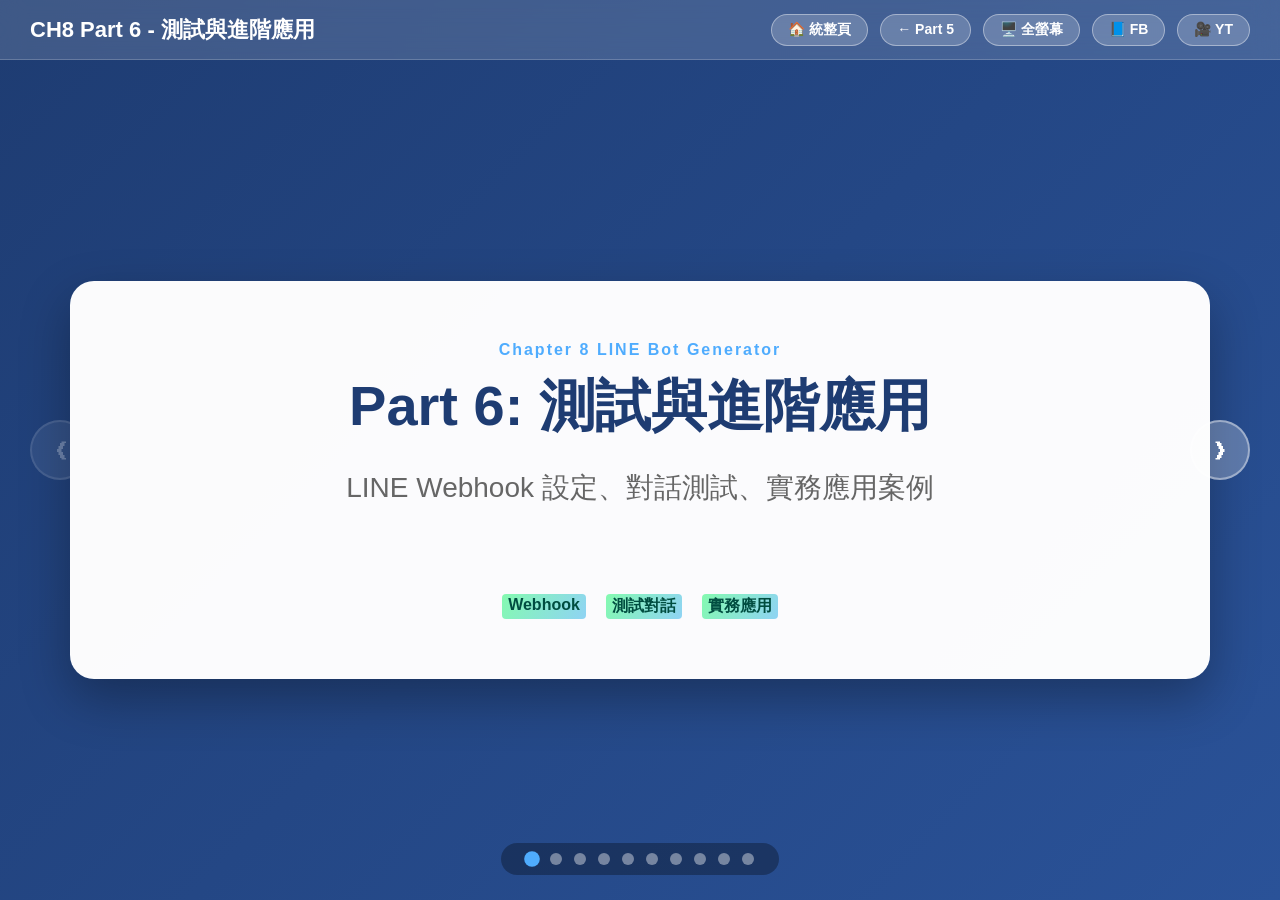
<file: slides/part6.html>
<!DOCTYPE html>
<html lang="zh-TW">
<head>
    <meta charset="UTF-8">
    <meta name="viewport" content="width=device-width, initial-scale=1.0">
    <title>CH8 Part 6 - 測試與進階應用</title>
    <style>
        * { margin: 0; padding: 0; box-sizing: border-box; }
        body { font-family: 'Microsoft JhengHei', 'Segoe UI', Arial, sans-serif; background: linear-gradient(135deg, #1e3c72 0%, #2a5298 100%); min-height: 100vh; overflow: hidden; color: #333; }
        .nav-bar { position: fixed; top: 0; left: 0; right: 0; height: 60px; background: rgba(255, 255, 255, 0.15); backdrop-filter: blur(12px); border-bottom: 1px solid rgba(255, 255, 255, 0.2); display: flex; justify-content: space-between; align-items: center; padding: 0 30px; z-index: 10000; }
        .nav-title { font-size: 22px; font-weight: 700; color: #fff; }
        .nav-buttons { display: flex; gap: 12px; }
        .nav-btn { background: rgba(255, 255, 255, 0.2); border: 1px solid rgba(255, 255, 255, 0.4); color: white; padding: 6px 16px; border-radius: 20px; cursor: pointer; font-size: 14px; font-weight: 600; text-decoration: none; transition: all 0.3s ease; }
        .nav-btn:hover { background: rgba(255, 255, 255, 0.4); transform: translateY(-2px); }
        .nav-arrow { position: fixed; top: 50%; transform: translateY(-50%); background: rgba(255,255,255,0.25); color: white; width: 60px; height: 60px; border-radius: 50%; border: 2px solid rgba(255,255,255,0.4); font-size: 24px; cursor: pointer; z-index: 9000; transition: all 0.3s; display: flex; align-items: center; justify-content: center; }
        .nav-arrow:hover { background: rgba(255,255,255,0.5); transform: translateY(-50%) scale(1.1); }
        .prev-arrow { left: 30px; } .next-arrow { right: 30px; }
        .nav-arrow:disabled { opacity: 0.3; cursor: not-allowed; }
        .slide-container { width: 100%; height: 100vh; padding-top: 60px; position: relative; z-index: 1; }
        .slide { position: absolute; top: 60px; left: 0; width: 100%; height: calc(100vh - 60px); display: none; align-items: center; justify-content: center; padding: 40px; opacity: 0; transition: opacity 0.4s ease; z-index: 10; }
        .slide.active { display: flex; opacity: 1; z-index: 20; }
        .content-card { background: rgba(255, 255, 255, 0.98); border-radius: 24px; box-shadow: 0 20px 50px rgba(0, 0, 0, 0.3); padding: 60px; max-width: 1400px; width: 95%; max-height: 88vh; overflow-y: auto; }
        h1 { color: #1e3c72; font-size: 56px; margin-bottom: 24px; text-align: center; }
        h2 { color: #2a5298; font-size: 38px; margin-bottom: 35px; border-bottom: 3px solid #1e3c72; padding-bottom: 12px; }
        h3 { color: #1e3c72; font-size: 26px; margin: 30px 0 15px 0; }
        p, li { font-size: 20px; line-height: 1.8; color: #444; margin-bottom: 15px; }
        code { background: #f0f2f5; padding: 3px 8px; border-radius: 6px; font-family: monospace; color: #d63384; font-weight: 600; }
        pre { background: #282c34; color: #abb2bf; padding: 25px; border-radius: 12px; overflow-x: auto; margin: 25px 0; font-size: 16px; line-height: 1.6; }
        .box { padding: 25px; border-radius: 12px; margin: 25px 0; border-left: 6px solid; font-size: 20px; }
        .info { background: #e3f2fd; border-color: #2196f3; color: #0d47a1; }
        .warning { background: #fff3cd; border-color: #ffc107; color: #856404; }
        .success { background: #d4edda; border-color: #28a745; color: #155724; }
        .highlight { background: linear-gradient(120deg, #84fab0 0%, #8fd3f4 100%); padding: 2px 6px; border-radius: 4px; font-weight: bold; color: #004d40; }
        .concept-grid { display: grid; grid-template-columns: repeat(auto-fit, minmax(300px, 1fr)); gap: 25px; margin-top: 30px; }
        .concept-card { background: #f8f9fa; padding: 25px; border-radius: 15px; border: 1px solid #e9ecef; transition: transform 0.3s; }
        .concept-card:hover { transform: translateY(-8px); border-color: #4facfe; }
        .indicators { position: fixed; bottom: 25px; left: 50%; transform: translateX(-50%); display: flex; gap: 12px; z-index: 4000; padding: 10px 25px; background: rgba(0,0,0,0.3); border-radius: 30px; }
        .dot { width: 12px; height: 12px; background: rgba(255,255,255,0.4); border-radius: 50%; cursor: pointer; }
        .dot.active { background: #4facfe; transform: scale(1.3); }
        .footer-text { text-align: center; margin-top: 40px; padding-top: 20px; border-top: 1px solid #e9ecef; color: #666; font-size: 14px; }
        img.slide-img { max-width: 100%; max-height: 350px; border-radius: 12px; box-shadow: 0 8px 20px rgba(0,0,0,0.15); margin: 20px auto; display: block; }
        .step-box { display: flex; align-items: flex-start; gap: 20px; margin: 20px 0; padding: 20px; background: #f8f9fa; border-radius: 12px; }
        .step-number { background: #1e3c72; color: white; width: 50px; height: 50px; border-radius: 50%; display: flex; align-items: center; justify-content: center; font-size: 24px; font-weight: bold; flex-shrink: 0; }
    </style>
</head>
<body>

    <div class="nav-bar">
        <div class="nav-title">CH8 Part 6 - 測試與進階應用</div>
        <div class="nav-buttons">
            <a href="index.html" class="nav-btn">🏠 統整頁</a>
            <a href="part5.html" class="nav-btn">← Part 5</a>
            <button class="nav-btn" onclick="toggleFullscreen()">🖥️ 全螢幕</button>
            <a href="https://www.facebook.com/iddmail" target="_blank" class="nav-btn">📘 FB</a>
            <a href="https://www.youtube.com/@Liang-yt02" target="_blank" class="nav-btn">🎥 YT</a>
        </div>
    </div>

    <div class="slide-container">

        <!-- Slide 1: 封面 -->
        <div class="slide active">
            <div class="content-card" style="text-align: center; display: flex; flex-direction: column; justify-content: center; align-items: center;">
                <h4 style="color: #4facfe; letter-spacing: 2px; margin-bottom: 10px;">Chapter 8 LINE Bot Generator</h4>
                <h1>Part 6: 測試與進階應用</h1>
                <h2 style="border: none; font-weight: normal; font-size: 28px; color: #666; max-width: 800px;">
                    LINE Webhook 設定、對話測試、實務應用案例
                </h2>
                <div style="margin-top: 40px; display: flex; gap: 20px;">
                    <span class="highlight">Webhook</span>
                    <span class="highlight">測試對話</span>
                    <span class="highlight">實務應用</span>
                </div>
            </div>
        </div>

        <!-- Slide 2: 設定 LINE Webhook -->
        <div class="slide">
            <div class="content-card">
                <h2>🔗 設定 LINE Bot Webhook</h2>
                <div class="step-box">
                    <div class="step-number">1</div>
                    <div>
                        <h3>前往 LINE Developers Console</h3>
                        <p>開啟 <a href="https://developers.line.biz/" target="_blank">developers.line.biz</a></p>
                    </div>
                </div>
                <div class="step-box">
                    <div class="step-number">2</div>
                    <div>
                        <h3>選擇你的 Channel</h3>
                        <p>進入「Messaging API」頁籤</p>
                    </div>
                </div>
                <div class="step-box">
                    <div class="step-number">3</div>
                    <div>
                        <h3>設定 Webhook URL</h3>
                        <p>找到「Webhook settings」，點擊「Edit」</p>
                        <p>貼上剛才複製的 GAS 網址</p>
                    </div>
                </div>
                <div class="step-box">
                    <div class="step-number">4</div>
                    <div>
                        <h3>驗證連線</h3>
                        <p>點擊「Verify」，看到「Success」表示連線成功！</p>
                    </div>
                </div>
            </div>
        </div>

        <!-- Slide 3: 開啟 Webhook -->
        <div class="slide">
            <div class="content-card">
                <h2>✅ 開啟 Webhook 與關閉自動回覆</h2>
                <div class="concept-grid">
                    <div class="concept-card" style="border-left: 4px solid #28a745;">
                        <h3>開啟 Use webhook</h3>
                        <p>將「Use webhook」切換到 <strong>Enabled</strong>（綠色狀態）</p>
                        <p style="color: #28a745;">✓ 這樣 LINE 才會把訊息轉發到你的 GAS</p>
                    </div>
                    <div class="concept-card" style="border-left: 4px solid #dc3545;">
                        <h3>關閉 Auto-reply</h3>
                        <p>找到「Auto-reply messages」，點擊「Edit」</p>
                        <p>將「Auto-reply」選項<strong>關閉</strong></p>
                        <p style="color: #dc3545;">⚠ 否則使用者會同時收到兩則訊息</p>
                    </div>
                </div>
            </div>
        </div>

        <!-- Slide 4: 加入好友 -->
        <div class="slide">
            <div class="content-card">
                <h2>📱 加入 Bot 好友</h2>
                <p>現在讓我們測試你的 LINE Bot！</p>
                <ol style="margin-left: 40px;">
                    <li>在 LINE Developers Console 的「Messaging API」頁籤</li>
                    <li>找到 Bot 的 <strong>QR Code</strong></li>
                    <li>用手機 LINE App 掃描 QR Code</li>
                    <li>或複製 <strong>Bot ID</strong> 搜尋加入好友</li>
                </ol>
                <div class="box info">
                    <strong>Bot ID 格式：</strong>@xxx（有 @ 符號開頭）
                </div>
            </div>
        </div>

        <!-- Slide 5: 測試對話 -->
        <div class="slide">
            <div class="content-card">
                <h2>💬 測試對話</h2>
                <p>加入好友後，試著傳送訊息：</p>
                <div class="concept-grid">
                    <div class="concept-card">
                        <h3>測試知識庫問題</h3>
                        <p>問一個知識庫中有的問題：</p>
                        <p style="background: #e3f2fd; padding: 10px; border-radius: 8px;">「營業時間是？」</p>
                        <p>AI 應該會回覆正確答案！</p>
                    </div>
                    <div class="concept-card">
                        <h3>測試知識庫以外問題</h3>
                        <p>問一個知識庫中沒有的問題：</p>
                        <p style="background: #fff3cd; padding: 10px; border-radius: 8px;">「今天天氣如何？」</p>
                        <p>AI 會先說「目前知識庫無相關資料，不過...」然後回答</p>
                    </div>
                </div>
            </div>
        </div>

        <!-- Slide 6: 測試畫面 -->
        <div class="slide">
            <div class="content-card">
                <h2>📸 LINE 對話測試畫面</h2>
                <img src="images/ch8_09_chat_test.png" alt="LINE 對話測試" class="slide-img">
                <div class="box success">
                    <strong>恭喜！</strong>你的 LINE Bot 已經成功運作了！🎉
                </div>
            </div>
        </div>

        <!-- Slide 7: 常見問題排解 -->
        <div class="slide">
            <div class="content-card">
                <h2>❓ 常見問題排解</h2>
                <div class="concept-grid">
                    <div class="concept-card">
                        <h3>Bot 沒有回應？</h3>
                        <ul>
                            <li>檢查 Webhook URL 結尾是否為 <code>/exec</code></li>
                            <li>確認「Use webhook」已開啟</li>
                            <li>確認「Auto-reply」已關閉</li>
                        </ul>
                    </div>
                    <div class="concept-card">
                        <h3>回應很慢？</h3>
                        <ul>
                            <li>AI API 呼叫需要 2-5 秒，這是正常的</li>
                            <li>可以嘗試切換到 Flash 模型（較快）</li>
                        </ul>
                    </div>
                    <div class="concept-card">
                        <h3>錯誤訊息？</h3>
                        <ul>
                            <li>檢查 API Key 是否正確</li>
                            <li>檢查試算表 ID 是否正確</li>
                            <li>確認試算表有分享權限</li>
                        </ul>
                    </div>
                    <div class="concept-card">
                        <h3>想修改設定？</h3>
                        <ul>
                            <li>回到生成器重新生成程式碼</li>
                            <li>在 GAS 中貼上新程式碼</li>
                            <li>重新部署（新版本）</li>
                        </ul>
                    </div>
                </div>
            </div>
        </div>

        <!-- Slide 8: 進階應用 - 更新知識庫 -->
        <div class="slide">
            <div class="content-card">
                <h2>📊 進階應用：更新知識庫</h2>
                <p>知識庫是活的！你可以隨時更新：</p>
                <div class="concept-grid">
                    <div class="concept-card">
                        <h3>新增問答</h3>
                        <p>在試算表中新增一列，填入問題和答案即可。</p>
                        <p style="color: #28a745;">✓ 不需要重新部署程式碼！</p>
                    </div>
                    <div class="concept-card">
                        <h3>修改答案</h3>
                        <p>直接在試算表中編輯，下次問答就會生效。</p>
                        <p style="color: #28a745;">✓ 即時更新，無縫接軌</p>
                    </div>
                    <div class="concept-card">
                        <h3>多人協作</h3>
                        <p>分享試算表給團隊成員，大家一起維護知識庫。</p>
                        <p style="color: #28a745;">✓ 專業分工，效率加倍</p>
                    </div>
                </div>
            </div>
        </div>

        <!-- Slide 9: 實務應用案例 -->
        <div class="slide">
            <div class="content-card">
                <h2>💡 實務應用案例</h2>
                <div class="concept-grid">
                    <div class="concept-card">
                        <h3>🏫 校園客服</h3>
                        <p>選課問題、校園地圖、行政流程、社團資訊</p>
                    </div>
                    <div class="concept-card">
                        <h3>🏢 企業客服</h3>
                        <p>產品規格、退換貨、運送查詢、常見問題</p>
                    </div>
                    <div class="concept-card">
                        <h3>🎪 活動諮詢</h3>
                        <p>報名資訊、活動地點、注意事項、QA</p>
                    </div>
                    <div class="concept-card">
                        <h3>📚 學習助教</h3>
                        <p>課程重點、公式查詢、作業提示、複習指南</p>
                    </div>
                </div>
            </div>
        </div>

        <!-- Slide 10: 總結 -->
        <div class="slide">
            <div class="content-card">
                <h2>🎉 CH8 完整總結</h2>
                <div class="box success">
                    <h3>恭喜完成！你已經學會：</h3>
                    <ul style="margin-left: 20px; margin-top: 15px;">
                        <li>✅ 理解 LINE Bot 的運作原理與應用價值</li>
                        <li>✅ 使用生成器建立客製化 GAS 程式碼</li>
                        <li>✅ 設定 LINE Token、試算表 ID、AI API Key</li>
                        <li>✅ 自訂 AI 回應風格、角色定位、知識庫優先級</li>
                        <li>✅ 部署 Google Apps Script 為網路應用程式</li>
                        <li>✅ 設定 LINE Webhook 並測試對話</li>
                    </ul>
                </div>
                <div style="text-align: center; margin-top: 30px;">
                    <p style="font-size: 24px; color: #1e3c72; font-weight: bold;">5 分鐘，零程式碼，打造專屬 LINE Bot！</p>
                </div>
                <div style="text-align: center; margin-top: 40px; display: flex; justify-content: center; gap: 20px;">
                    <a href="index.html" class="nav-btn" style="background: #1e3c72; padding: 15px 40px; font-size: 18px;">🏠 返回統整頁</a>
                    <a href="part1.html" class="nav-btn" style="background: #28a745; padding: 15px 40px; font-size: 18px;">📖 從頭複習</a>
                </div>
                <p class="footer-text">© 2026 自己架設 AI - 零基礎到大師 | Made with 曾慶良(阿亮老師) ❤️</p>
            </div>
        </div>

    </div>

    <button class="nav-arrow prev-arrow" id="prevBtn" onclick="changeSlide(-1)">❮</button>
    <button class="nav-arrow next-arrow" id="nextBtn" onclick="changeSlide(1)">❯</button>
    <div class="indicators" id="indicatorContainer"></div>

    <script>
        let currentSlide = 0; const slides = document.querySelectorAll('.slide'); const totalSlides = slides.length;
        function init() { createIndicators(); showSlide(0); updateButtons(); document.addEventListener('keydown', handleKeydown); }
        function handleKeydown(e) { if (e.key === 'ArrowLeft') changeSlide(-1); if (e.key === 'ArrowRight') changeSlide(1); }
        function createIndicators() { const container = document.getElementById('indicatorContainer'); container.innerHTML = ''; slides.forEach((_, index) => { const dot = document.createElement('div'); dot.className = 'dot'; dot.onclick = () => goToSlide(index); container.appendChild(dot); }); }
        function showSlide(index) { if (index < 0) index = 0; if (index >= totalSlides) index = totalSlides - 1; slides.forEach(slide => slide.classList.remove('active')); slides[index].classList.add('active'); currentSlide = index; const dots = document.querySelectorAll('.dot'); dots.forEach((dot, idx) => { dot.classList.toggle('active', idx === index); }); updateButtons(); }
        function changeSlide(direction) { showSlide(currentSlide + direction); } function goToSlide(index) { showSlide(index); }
        function updateButtons() { document.getElementById('prevBtn').disabled = currentSlide === 0; document.getElementById('nextBtn').disabled = currentSlide === totalSlides - 1; }
        function toggleFullscreen() { if (!document.fullscreenElement) { document.documentElement.requestFullscreen(); } else { if (document.exitFullscreen) { document.exitFullscreen(); } } }
        init();
    </script>
</body>
</html>
</file>
